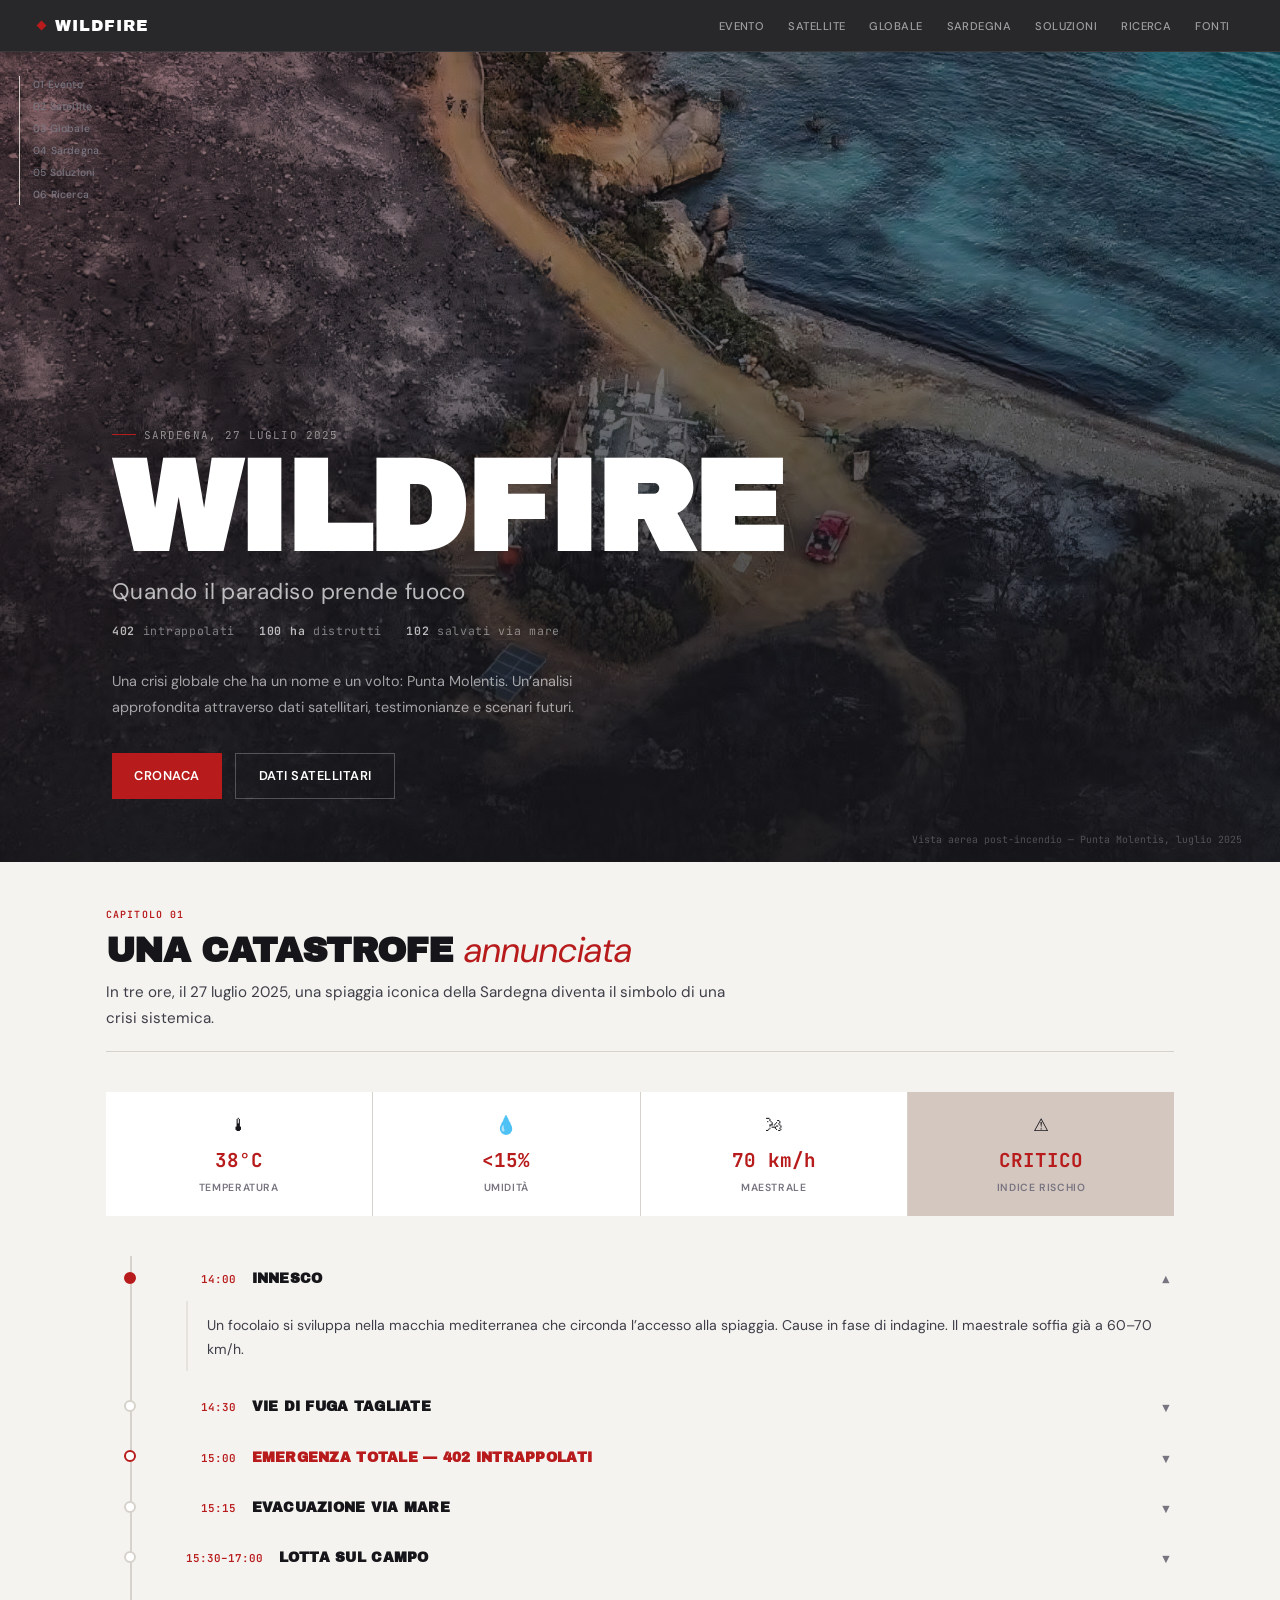
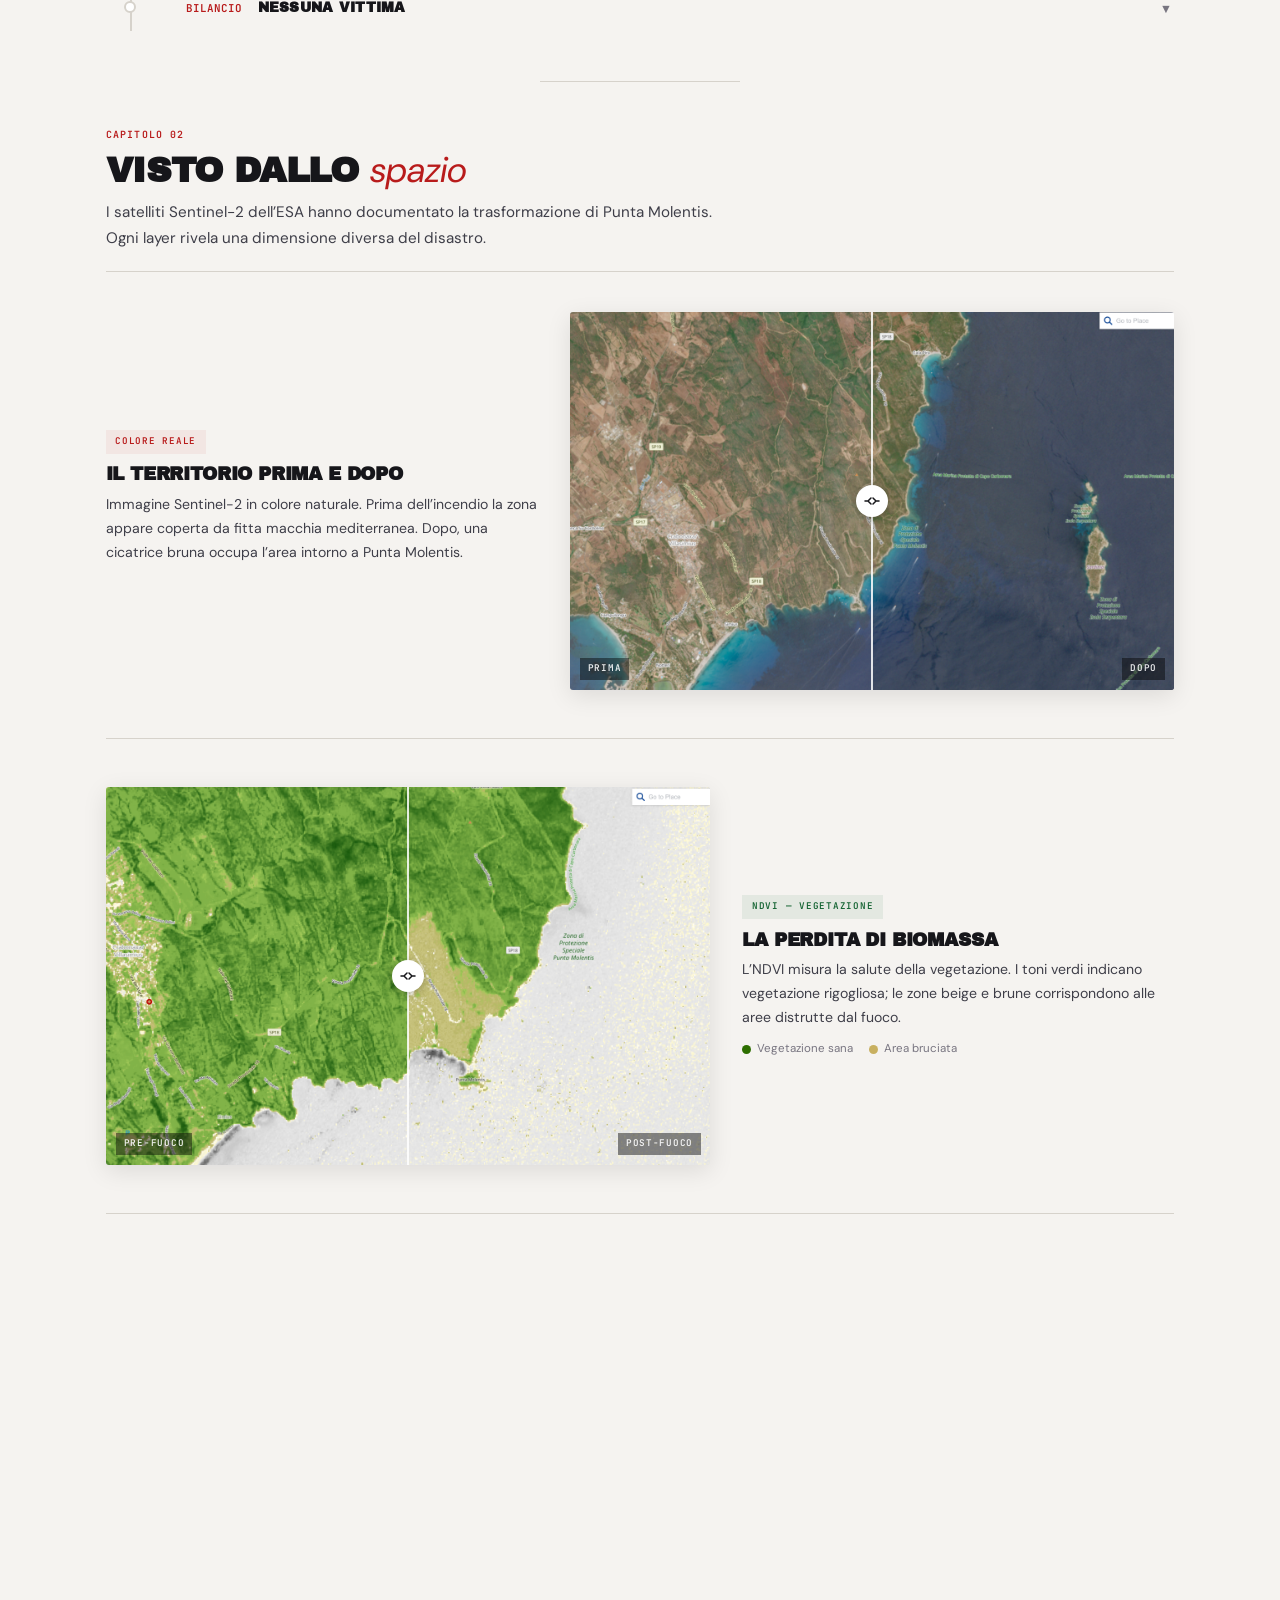
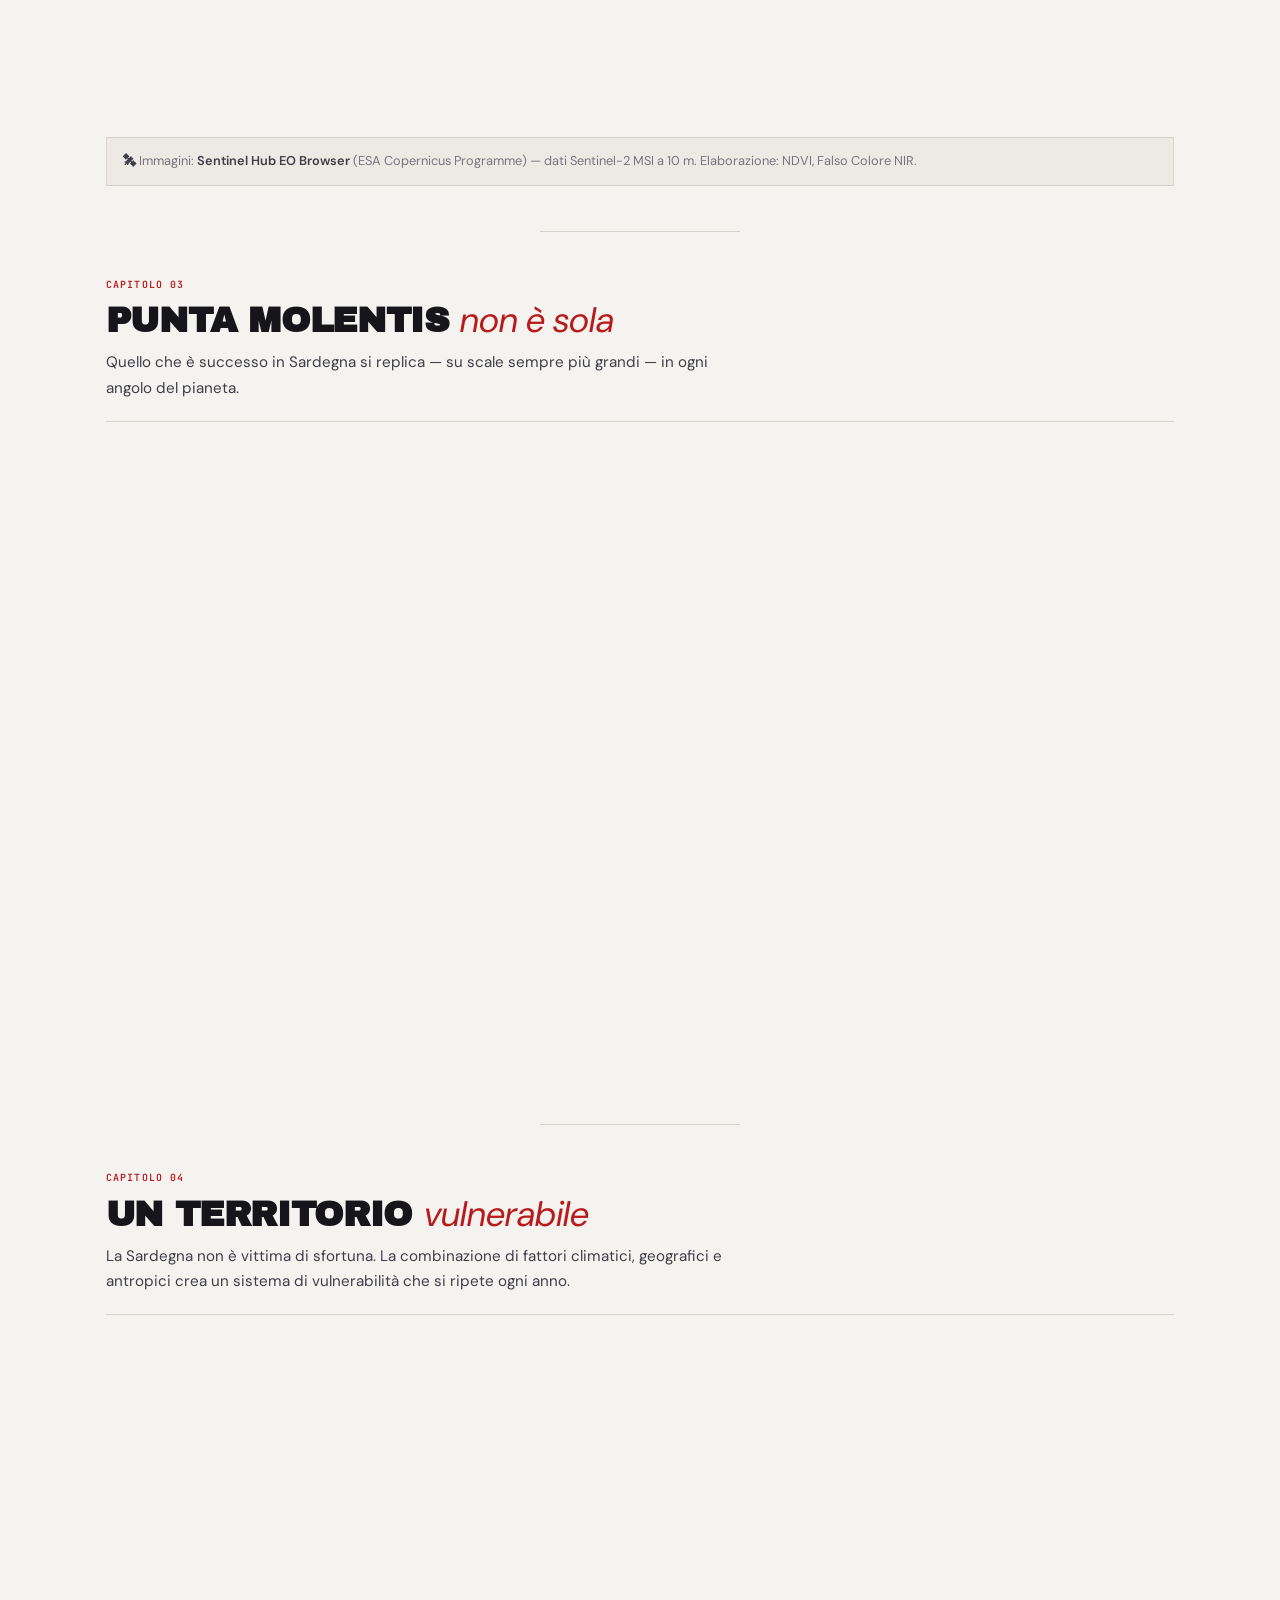
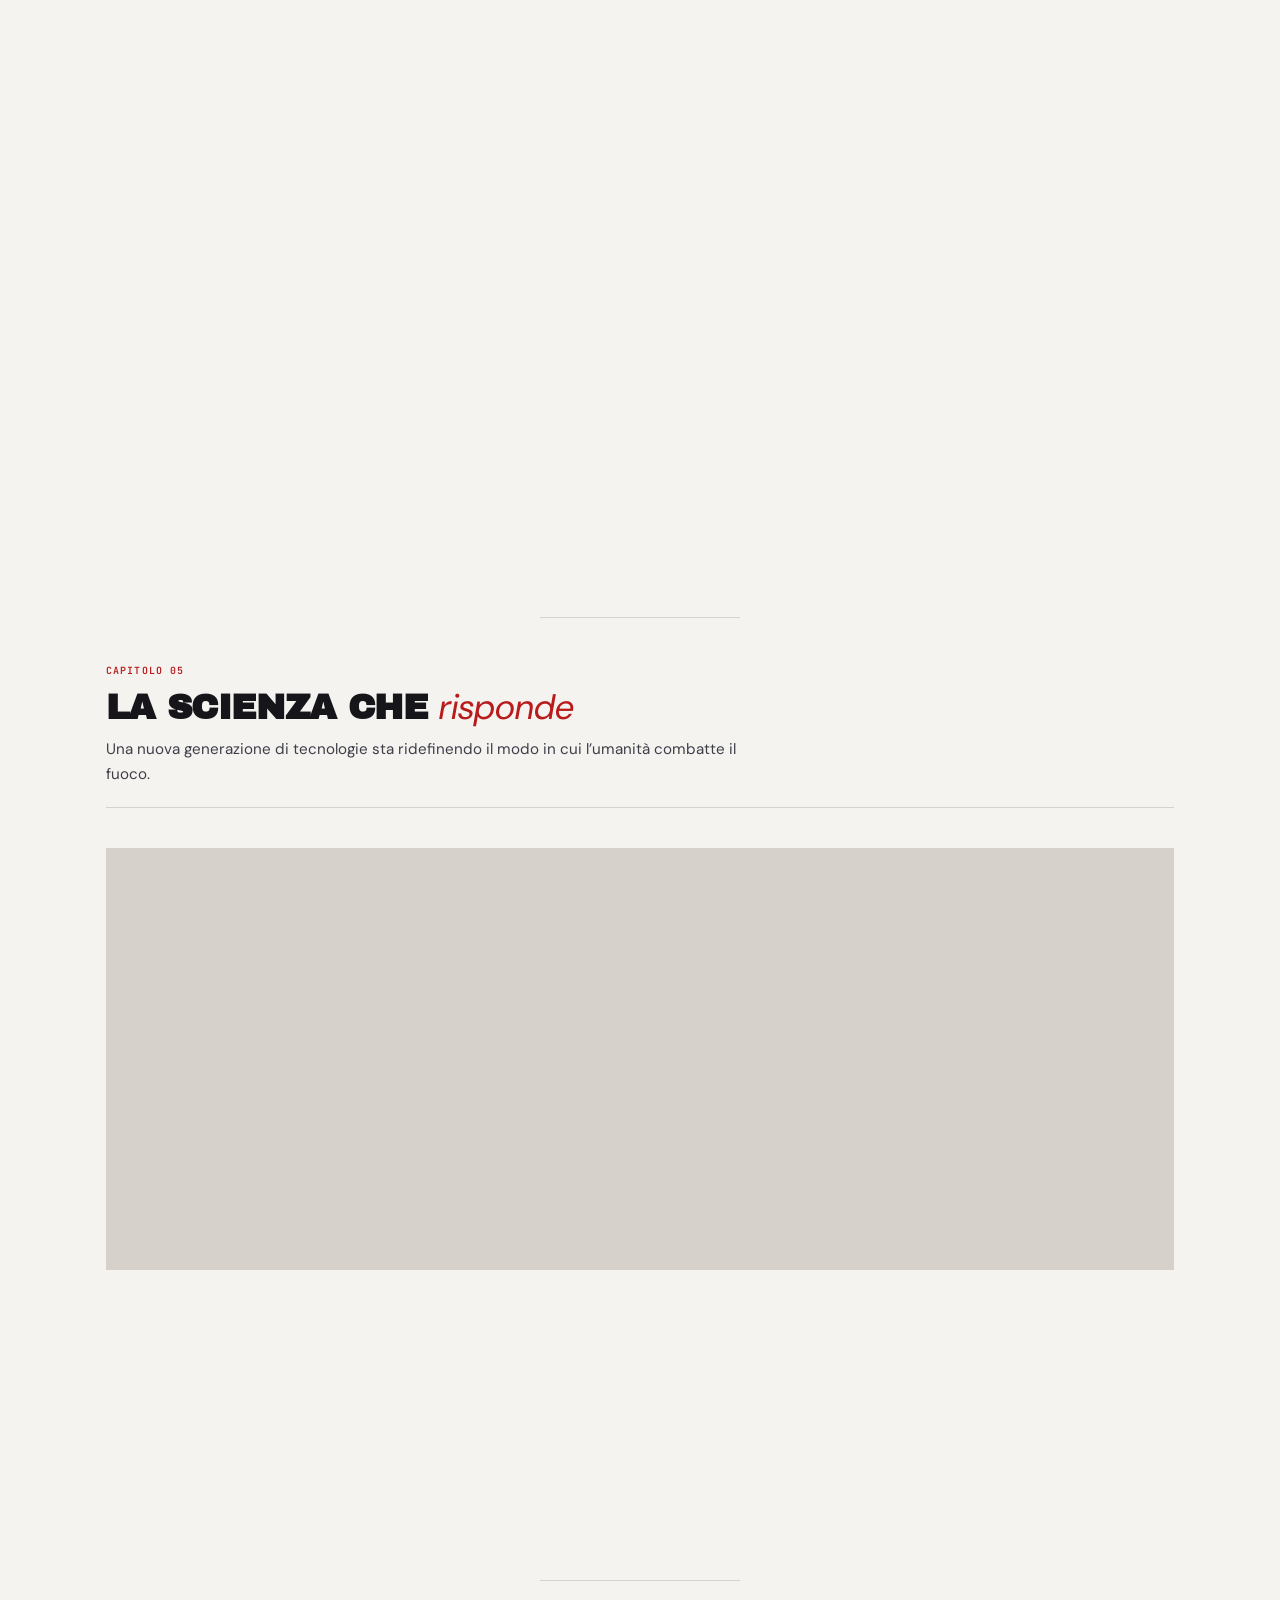
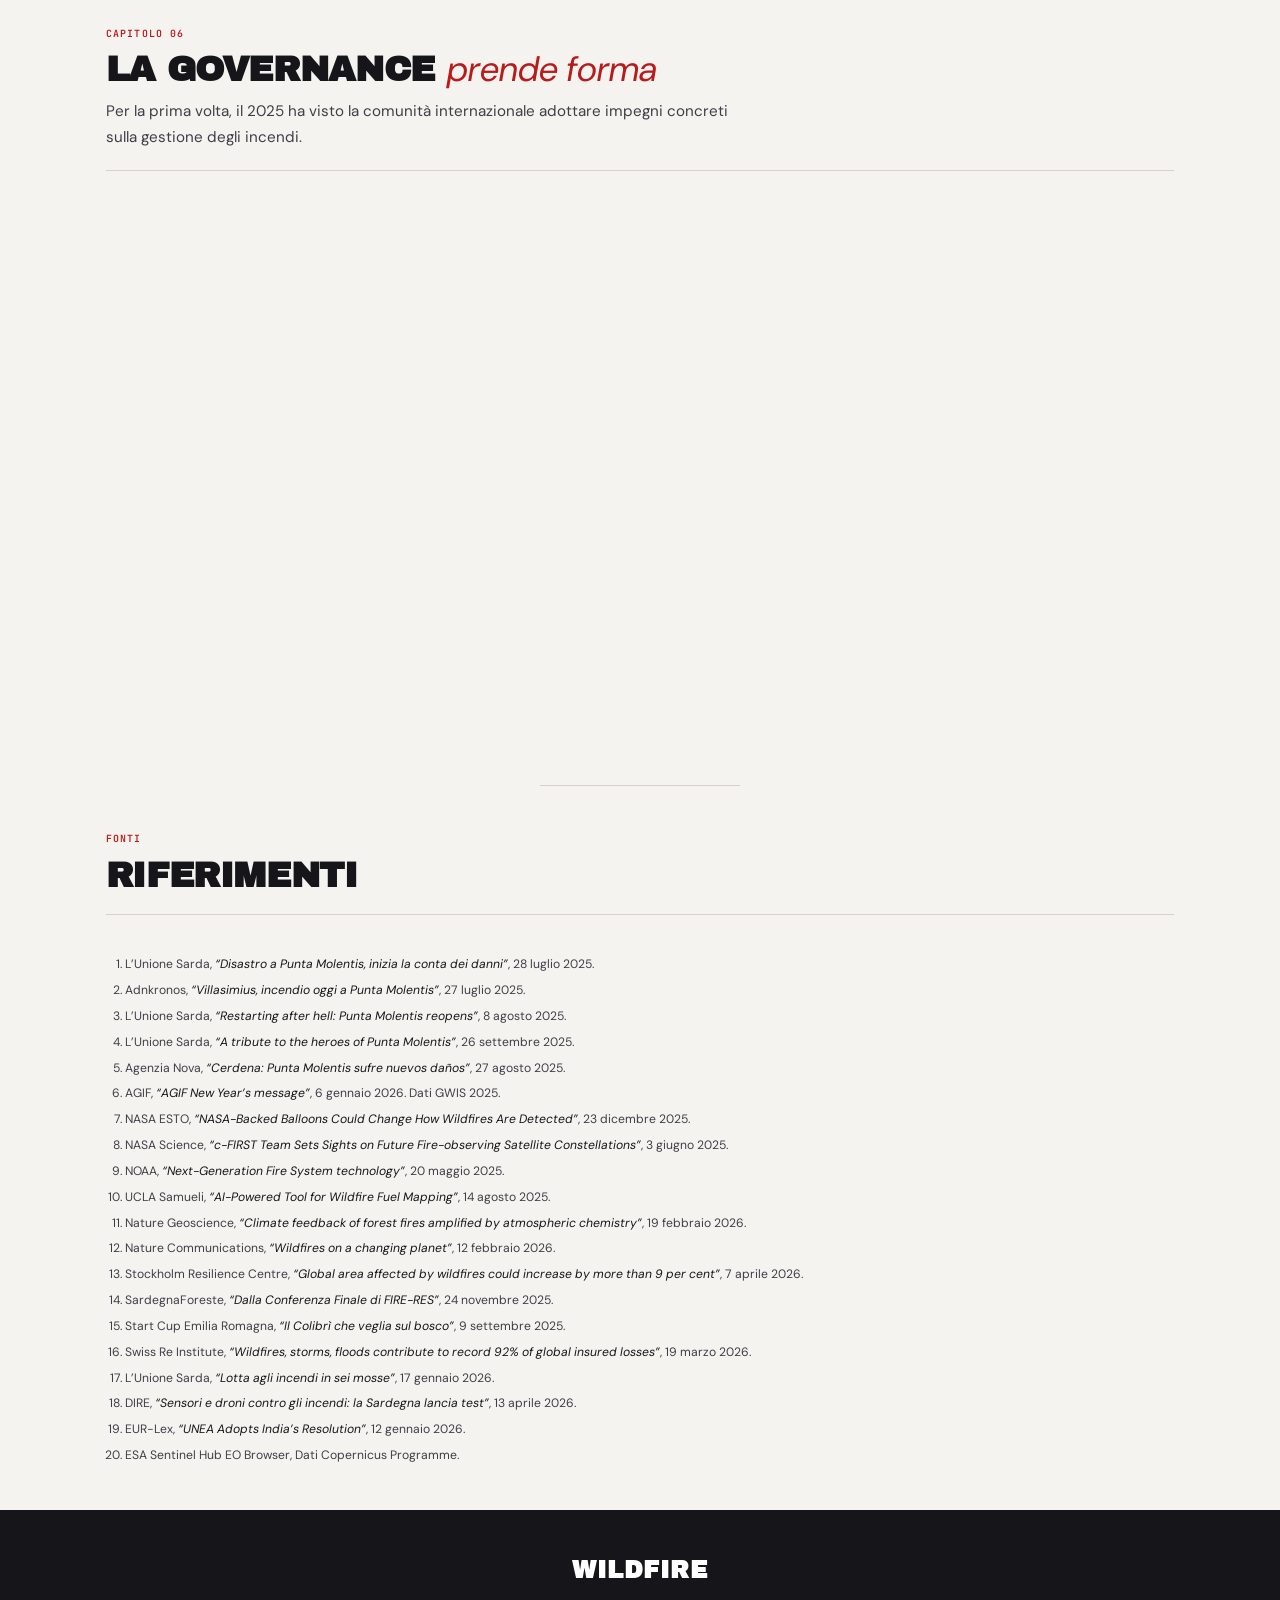
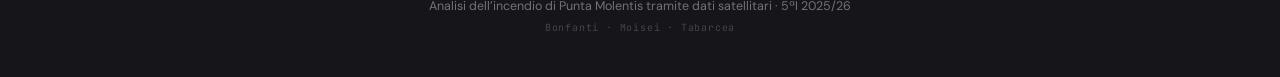
<file: sito/index.html>
<!DOCTYPE html>
<html lang="it">
<head>
  <meta charset="UTF-8" />
  <meta name="viewport" content="width=device-width, initial-scale=1.0"/>
  <title>Wildfire — Punta Molentis · Analisi satellitare</title>
  <meta name="description" content="Analisi dell'incendio di Punta Molentis (Villasimius, 27 luglio 2025) attraverso dati satellitari Sentinel-2, NDVI, NIR e dNBR."/>
  <link rel="preconnect" href="https://fonts.googleapis.com"/>
  <link rel="preconnect" href="https://fonts.gstatic.com" crossorigin/>
  <link href="https://fonts.googleapis.com/css2?family=Archivo+Black&family=Archivo:wght@400;500;600;700&family=DM+Sans:opsz,wght@9..40,300..700&family=JetBrains+Mono:wght@400..700&display=swap" rel="stylesheet"/>
  <link rel="stylesheet" href="style.css"/>
</head>
<body>

  <div class="progress-bar" id="progressBar"></div>

  <!-- NAV -->
  <nav class="navbar" id="navbar">
    <a href="#hero" class="nav-logo">
      <span class="nav-logo-mark"></span> WILDFIRE
    </a>
    <ul class="nav-links" id="navLinks">
      <li><a href="#evento" class="active">Evento</a></li>
      <li><a href="#satellite">Satellite</a></li>
      <li><a href="#globale">Globale</a></li>
      <li><a href="#sardegna">Sardegna</a></li>
      <li><a href="#soluzioni">Soluzioni</a></li>
      <li><a href="#ricerca">Ricerca</a></li>
      <li><a href="#fonti">Fonti</a></li>
    </ul>
    <button class="nav-burger" id="burger" aria-label="Menu">
      <span></span><span></span><span></span>
    </button>
  </nav>

  <!-- TOC -->
  <aside class="toc-sidebar" id="tocSidebar">
    <ol>
      <li><a href="#evento">01 Evento</a></li>
      <li><a href="#satellite">02 Satellite</a></li>
      <li><a href="#globale">03 Globale</a></li>
      <li><a href="#sardegna">04 Sardegna</a></li>
      <li><a href="#soluzioni">05 Soluzioni</a></li>
      <li><a href="#ricerca">06 Ricerca</a></li>
    </ol>
  </aside>

  <!-- Fullscreen overlay -->
  <div class="fs-overlay" id="fsOverlay">
    <button class="fs-close" id="fsClose">&times;</button>
    <div id="fsContent"></div>
  </div>

  <main>

    <!-- ════════════════════════════════════════════
         HERO
    ════════════════════════════════════════════ -->
    <section id="hero" class="hero">
      <img src="punta-molentis.jpeg" alt="Veduta aerea dell'incendio di Punta Molentis" class="hero-img" id="heroImg" loading="eager"/>
      <div class="hero-overlay"></div>
      <div class="hero-content">
        <div class="hero-label"><span></span> Sardegna, 27 luglio 2025</div>
        <h1 class="hero-title">Wildfire</h1>
        <p class="hero-sub">Quando il paradiso prende fuoco</p>
        <div class="hero-meta">
          <span class="hero-meta-item"><strong>402</strong> intrappolati</span>
          <span class="hero-meta-item"><strong>100 ha</strong> distrutti</span>
          <span class="hero-meta-item"><strong>102</strong> salvati via mare</span>
        </div>
        <p class="hero-desc">Una crisi globale che ha un nome e un volto: Punta Molentis. Un&#8217;analisi approfondita attraverso dati satellitari, testimonianze e scenari futuri.</p>
        <div class="hero-actions">
          <a href="#evento" class="btn btn-primary">Cronaca</a>
          <a href="#satellite" class="btn btn-outline">Dati satellitari</a>
        </div>
      </div>
      <div class="hero-caption">Vista aerea post-incendio &mdash; Punta Molentis, luglio 2025</div>
    </section>

    <!-- ════════════════════════════════════════════
         CAPITOLO 01 — EVENTO
    ════════════════════════════════════════════ -->
    <section id="evento" class="section">
      <div class="container">
        <header class="section-header">
          <div class="chapter-label">Capitolo 01</div>
          <h2 class="section-title">Una catastrofe <em>annunciata</em></h2>
          <p class="section-lead">In tre ore, il 27 luglio 2025, una spiaggia iconica della Sardegna diventa il simbolo di una crisi sistemica.</p>
        </header>

        <div class="conditions-grid">
          <div class="cond-item">
            <div class="cond-icon">&#127777;</div>
            <span class="cond-val">38&deg;C</span>
            <span class="cond-label">Temperatura</span>
          </div>
          <div class="cond-item">
            <div class="cond-icon">&#128167;</div>
            <span class="cond-val">&lt;15%</span>
            <span class="cond-label">Umidit&agrave;</span>
          </div>
          <div class="cond-item">
            <div class="cond-icon">&#127788;</div>
            <span class="cond-val">70 km/h</span>
            <span class="cond-label">Maestrale</span>
          </div>
          <div class="cond-item cond-critical">
            <div class="cond-icon">&#9888;</div>
            <span class="cond-val">CRITICO</span>
            <span class="cond-label">Indice rischio</span>
          </div>
        </div>

        <div class="timeline">

          <div class="tl-item open" data-reveal>
            <div class="tl-header" data-toggle>
              <span class="tl-time">14:00</span>
              <span class="tl-dot"></span>
              <span class="tl-title">Innesco</span>
              <span class="tl-arrow">&#9660;</span>
            </div>
            <div class="tl-body">
              <div class="tl-body-inner">
                <p>Un focolaio si sviluppa nella macchia mediterranea che circonda l&#8217;accesso alla spiaggia. Cause in fase di indagine. Il maestrale soffia gi&agrave; a 60&ndash;70 km/h.</p>
              </div>
            </div>
          </div>

          <div class="tl-item" data-reveal>
            <div class="tl-header" data-toggle>
              <span class="tl-time">14:30</span>
              <span class="tl-dot"></span>
              <span class="tl-title">Vie di fuga tagliate</span>
              <span class="tl-arrow">&#9660;</span>
            </div>
            <div class="tl-body">
              <div class="tl-body-inner">
                <p>In meno di 30 minuti il fuoco raggiunge le spiagge di <strong>Riu Trottu e Punta Molentis</strong>. La strada d&#8217;accesso &egrave; bloccata. Centinaia di persone rimangono isolate sul mare.</p>
              </div>
            </div>
          </div>

          <div class="tl-item tl-critical" data-reveal>
            <div class="tl-header" data-toggle>
              <span class="tl-time">15:00</span>
              <span class="tl-dot"></span>
              <span class="tl-title">Emergenza totale &mdash; 402 intrappolati</span>
              <span class="tl-arrow">&#9660;</span>
            </div>
            <div class="tl-body">
              <div class="tl-body-inner">
                <p>Tra le persone bloccate: 12 bambini, una donna al sesto mese di gravidanza, un bambino con asma bronchiale. Nessuna via di fuga terrestre.</p>
                <div class="tl-stats">
                  <div class="tl-stat">
                    <span class="tl-stat-n" data-target="402">0</span>
                    <span class="tl-stat-l">Persone intrappolate</span>
                  </div>
                  <div class="tl-stat">
                    <span class="tl-stat-n" data-target="12">0</span>
                    <span class="tl-stat-l">Bambini</span>
                  </div>
                </div>
              </div>
            </div>
          </div>

          <div class="tl-item" data-reveal>
            <div class="tl-header" data-toggle>
              <span class="tl-time">15:15</span>
              <span class="tl-dot"></span>
              <span class="tl-title">Evacuazione via mare</span>
              <span class="tl-arrow">&#9660;</span>
            </div>
            <div class="tl-body">
              <div class="tl-body-inner">
                <p>La Guardia Costiera mobilita tutte le imbarcazioni. L&#8217;elicottero &ldquo;Nemo&rdquo; coordina i soccorsi. Sono <strong>venti cittadini</strong> &mdash; bagnanti, sub, diportisti &mdash; a fare la differenza, autorganizzandosi per trasportare i pi&ugrave; vulnerabili.</p>
              </div>
            </div>
          </div>

          <div class="tl-item" data-reveal>
            <div class="tl-header" data-toggle>
              <span class="tl-time">15:30&ndash;17:00</span>
              <span class="tl-dot"></span>
              <span class="tl-title">Lotta sul campo</span>
              <span class="tl-arrow">&#9660;</span>
            </div>
            <div class="tl-body">
              <div class="tl-body-inner">
                <p>Vigili del Fuoco e operai forestali combattono a terra. Due Canadair operano dal cielo ostacolati dal vento. In tre ore le fiamme percorrono <strong>100 ettari</strong> di macchia mediterranea.</p>
              </div>
            </div>
          </div>

          <div class="tl-item" data-reveal>
            <div class="tl-header" data-toggle>
              <span class="tl-time">BILANCIO</span>
              <span class="tl-dot tl-dot-end"></span>
              <span class="tl-title">Nessuna vittima</span>
              <span class="tl-arrow">&#9660;</span>
            </div>
            <div class="tl-body">
              <div class="tl-body-inner">
                <p>La Guardia Costiera porta in salvo <strong>102 persone</strong>, inclusi tutti i bambini. Nessuna vittima umana. Decine di autovetture distrutte.</p>
                <blockquote class="inline-quote">
                  &ldquo;Speriamo che eventi catastrofici di questa portata non accadano mai pi&ugrave;, ma ricordiamoci che molto dipende dal nostro comportamento.&rdquo;
                  <cite>&mdash; Luca Dess&igrave;, Sindaco di Villasimius</cite>
                </blockquote>
              </div>
            </div>
          </div>

        </div>
      </div>
    </section>

    <div class="section-sep"></div>

    <!-- ════════════════════════════════════════════
         CAPITOLO 02 — SATELLITE
    ════════════════════════════════════════════ -->
    <section id="satellite" class="section">
      <div class="container">
        <header class="section-header">
          <div class="chapter-label">Capitolo 02</div>
          <h2 class="section-title">Visto dallo <em>spazio</em></h2>
          <p class="section-lead">I satelliti Sentinel-2 dell&#8217;ESA hanno documentato la trasformazione di Punta Molentis. Ogni layer rivela una dimensione diversa del disastro.</p>
        </header>

        <!-- TRUE COLOR -->
        <div class="sat-block" data-reveal>
          <div class="sat-meta">
            <div class="sat-badge">Colore reale</div>
            <h3 class="sat-title">Il territorio prima e dopo</h3>
            <p class="sat-desc">Immagine Sentinel-2 in colore naturale. Prima dell&#8217;incendio la zona appare coperta da fitta macchia mediterranea. Dopo, una cicatrice bruna occupa l&#8217;area intorno a Punta Molentis.</p>
          </div>
          <div class="compare-wrap" data-fs="cs1">
            <div class="compare-slider" id="cs1">
              <div class="cs-before" style="background-image:url(colore_reale_prima.png)"></div>
              <div class="cs-after-wrap">
                <div class="cs-after" style="background-image:url(colore_reale_dopo.png)"></div>
              </div>
              <div class="cs-handle" id="cs1-handle">
                <div class="cs-line"></div>
                <div class="cs-btn">
                  <svg width="16" height="16" viewBox="0 0 16 16" fill="none"><path d="M4 8H1M15 8h-3M4 8l3-3M4 8l3 3M12 8l-3-3M12 8l-3 3" stroke="currentColor" stroke-width="1.5" stroke-linecap="round"/></svg>
                </div>
              </div>
              <div class="cs-label-before">Prima</div>
              <div class="cs-label-after">Dopo</div>
            </div>
            <button class="cs-expand" aria-label="Schermo intero">
              <svg width="14" height="14" viewBox="0 0 14 14" fill="none"><path d="M2 9v3h3M12 5V2H9M2 5V2h3M12 9v3H9" stroke="currentColor" stroke-width="1.3" stroke-linecap="round"/></svg>
            </button>
          </div>
        </div>

        <!-- NDVI -->
        <div class="sat-block sat-block-reverse" data-reveal>
          <div class="sat-meta">
            <div class="sat-badge" style="background:rgba(22,101,52,.08);color:#166534">NDVI &mdash; Vegetazione</div>
            <h3 class="sat-title">La perdita di biomassa</h3>
            <p class="sat-desc">L&#8217;NDVI misura la salute della vegetazione. I toni verdi indicano vegetazione rigogliosa; le zone beige e brune corrispondono alle aree distrutte dal fuoco.</p>
            <div class="sat-legend">
              <span class="leg-item"><span class="leg-dot" style="background:#2d6e00"></span>Vegetazione sana</span>
              <span class="leg-item"><span class="leg-dot" style="background:#c8b060"></span>Area bruciata</span>
            </div>
          </div>
          <div class="compare-wrap" data-fs="cs2">
            <div class="compare-slider" id="cs2">
              <div class="cs-before" style="background-image:url(ndvi_prima.png)"></div>
              <div class="cs-after-wrap">
                <div class="cs-after" style="background-image:url(ndvi_dopo.png)"></div>
              </div>
              <div class="cs-handle" id="cs2-handle">
                <div class="cs-line"></div>
                <div class="cs-btn">
                  <svg width="16" height="16" viewBox="0 0 16 16" fill="none"><path d="M4 8H1M15 8h-3M4 8l3-3M4 8l3 3M12 8l-3-3M12 8l-3 3" stroke="currentColor" stroke-width="1.5" stroke-linecap="round"/></svg>
                </div>
              </div>
              <div class="cs-label-before">Pre-fuoco</div>
              <div class="cs-label-after">Post-fuoco</div>
            </div>
            <button class="cs-expand" aria-label="Schermo intero">
              <svg width="14" height="14" viewBox="0 0 14 14" fill="none"><path d="M2 9v3h3M12 5V2H9M2 5V2h3M12 9v3H9" stroke="currentColor" stroke-width="1.3" stroke-linecap="round"/></svg>
            </button>
          </div>
        </div>

        <!-- NIR -->
        <div class="sat-block" data-reveal>
          <div class="sat-meta">
            <div class="sat-badge" style="background:rgba(184,27,27,.08);color:#B81B1B">NIR &mdash; Infrarosso</div>
            <h3 class="sat-title">L&#8217;infrarosso rivela il danno</h3>
            <p class="sat-desc">Nelle immagini NIR la vegetazione viva appare in rosso brillante. Le aree bruciate perdono completamente questa firma spettrale: il grigio scuro indica la totale distruzione della biomassa.</p>
            <div class="sat-legend">
              <span class="leg-item"><span class="leg-dot" style="background:#cc0000"></span>Vegetazione viva</span>
              <span class="leg-item"><span class="leg-dot" style="background:#3a2a1a"></span>Bruciato</span>
            </div>
          </div>
          <div class="compare-wrap" data-fs="cs3">
            <div class="compare-slider" id="cs3">
              <div class="cs-before" style="background-image:url(foto2_prima.png)"></div>
              <div class="cs-after-wrap">
                <div class="cs-after" style="background-image:url(foto2_dopo.png)"></div>
              </div>
              <div class="cs-handle" id="cs3-handle">
                <div class="cs-line"></div>
                <div class="cs-btn">
                  <svg width="16" height="16" viewBox="0 0 16 16" fill="none"><path d="M4 8H1M15 8h-3M4 8l3-3M4 8l3 3M12 8l-3-3M12 8l-3 3" stroke="currentColor" stroke-width="1.5" stroke-linecap="round"/></svg>
                </div>
              </div>
              <div class="cs-label-before">Pre-fuoco</div>
              <div class="cs-label-after">Post-fuoco</div>
            </div>
            <button class="cs-expand" aria-label="Schermo intero">
              <svg width="14" height="14" viewBox="0 0 14 14" fill="none"><path d="M2 9v3h3M12 5V2H9M2 5V2h3M12 9v3H9" stroke="currentColor" stroke-width="1.3" stroke-linecap="round"/></svg>
            </button>
          </div>
        </div>



        <div class="sat-note">
            <p><strong>&#128752;</strong> Immagini: <strong>Sentinel Hub EO Browser</strong> (ESA Copernicus Programme) &mdash; dati Sentinel-2 MSI a 10&nbsp;m. Elaborazione: NDVI, Falso Colore NIR.</p>
        </div>
      </div>
    </section>

    <div class="section-sep"></div>

    <!-- ════════════════════════════════════════════
         CAPITOLO 03 — GLOBALE
    ════════════════════════════════════════════ -->
    <section id="globale" class="section">
      <div class="container">
        <header class="section-header">
          <div class="chapter-label">Capitolo 03</div>
          <h2 class="section-title">Punta Molentis <em>non &egrave; sola</em></h2>
          <p class="section-lead">Quello che &egrave; successo in Sardegna si replica &mdash; su scale sempre pi&ugrave; grandi &mdash; in ogni angolo del pianeta.</p>
        </header>

        <div class="numbers-grid" data-reveal>
          <div class="num-item num-main">
            <span class="num-number" data-target="386">0</span>
            <span class="num-unit">Mha</span>
            <span class="num-label">Ettari bruciati nel 2025</span>
            <span class="num-context">Come l&#8217;intera superficie dell&#8217;India</span>
          </div>
          <div class="num-item">
            <span class="num-number" data-target="107">0</span>
            <span class="num-unit">$B</span>
            <span class="num-label">Perdite assicurate 2025</span>
          </div>
          <div class="num-item">
            <span class="num-number">+9.3</span>
            <span class="num-unit">%</span>
            <span class="num-label">Aumento area bruciata previsto</span>
          </div>
          <div class="num-item">
            <span class="num-number">42</span>
            <span class="num-unit">%</span>
            <span class="num-label">Perdita foreste da incendi</span>
          </div>
        </div>

        <div class="chart-box" data-reveal>
          <h3 class="chart-title">Area bruciata per continente &mdash; 2025</h3>
          <div class="bar-chart">
            <div class="bar-row">
              <span class="bar-label">Africa</span>
              <div class="bar-track">
                <div class="bar-fill" style="--w:63%"><span class="bar-val">242 Mha</span></div>
              </div>
              <span class="bar-pct">63%</span>
            </div>
            <div class="bar-row">
              <span class="bar-label">Americhe</span>
              <div class="bar-track">
                <div class="bar-fill" style="--w:15.5%"><span class="bar-val">60 Mha</span></div>
              </div>
              <span class="bar-pct">15%</span>
            </div>
            <div class="bar-row">
              <span class="bar-label">Oceania</span>
              <div class="bar-track">
                <div class="bar-fill" style="--w:11.7%"><span class="bar-val">45 Mha</span></div>
              </div>
              <span class="bar-pct">12%</span>
            </div>
            <div class="bar-row">
              <span class="bar-label">Asia</span>
              <div class="bar-track">
                <div class="bar-fill" style="--w:7.8%"><span class="bar-val">30 Mha</span></div>
              </div>
              <span class="bar-pct">8%</span>
            </div>
            <div class="bar-row bar-highlight">
              <span class="bar-label">Europa</span>
              <div class="bar-track">
                <div class="bar-fill" style="--w:2.6%"><span class="bar-val">10 Mha</span></div>
              </div>
              <span class="bar-pct">3%</span>
            </div>
          </div>
        </div>

        <div class="factors-grid" data-reveal>
          <div class="factor-card">
            <div class="factor-n">01</div>
            <h4>Temperature e siccit&agrave;</h4>
            <p>Stagioni degli incendi pi&ugrave; lunghe del <strong>22.8%</strong>. Anche a +1.5&deg;C, gli incendi extra-tropicali saranno pi&ugrave; grandi e intensi. <em>(Nature Comms, 2026)</em></p>
          </div>
          <div class="factor-card">
            <div class="factor-n">02</div>
            <h4>Circolo vizioso clima-fuoco</h4>
            <p>Gli incendi rilasciano gas reattivi che aumentano la concentrazione di metano, amplificando il riscaldamento globale in un pericoloso <strong>feedback positivo</strong>. <em>(Nature Geoscience, 2026)</em></p>
          </div>
          <div class="factor-card">
            <div class="factor-n">03</div>
            <h4>Costo economico</h4>
            <p>Perdite assicurate da incendi in crescita del <strong>+12%/anno</strong>. Record 2025: $40 miliardi dai soli incendi di Los Angeles.</p>
          </div>
        </div>
      </div>
    </section>

    <div class="section-sep"></div>

    <!-- ════════════════════════════════════════════
         CAPITOLO 04 — SARDEGNA
    ════════════════════════════════════════════ -->
    <section id="sardegna" class="section">
      <div class="container">
        <header class="section-header">
          <div class="chapter-label">Capitolo 04</div>
          <h2 class="section-title">Un territorio <em>vulnerabile</em></h2>
          <p class="section-lead">La Sardegna non &egrave; vittima di sfortuna. La combinazione di fattori climatici, geografici e antropici crea un sistema di vulnerabilit&agrave; che si ripete ogni anno.</p>
        </header>

        <div class="vuln-grid" data-reveal>
          <div class="vc">
            <div class="vc-n">01</div>
            <h4>Clima estremo</h4>
            <p>Estati con siccit&agrave; prolungate, temperature oltre i 40&deg;C. Stagione a rischio da maggio a ottobre &mdash; due mesi in pi&ugrave; degli anni &#8217;90.</p>
          </div>
          <div class="vc">
            <div class="vc-n">02</div>
            <h4>Maestrale acceleratore</h4>
            <p>Vento nord-occidentale secco fino a <strong>100 km/h</strong>. Riduce l&#8217;umidit&agrave; della vegetazione e propaga le fiamme a velocit&agrave; impossibili da contrastare.</p>
          </div>
          <div class="vc">
            <div class="vc-n">03</div>
            <h4>Biomassa infiammabile</h4>
            <p>Lo spopolamento rurale ha espanso la macchia spontanea &mdash; lentischio, cisto, erica &mdash; creando riserve di combustibile secco per incendi di altissima intensit&agrave;.</p>
          </div>
          <div class="vc">
            <div class="vc-n">04</div>
            <h4>Interfaccia urbana</h4>
            <p>L&#8217;espansione turistica ha portato strutture e persone a diretto contatto con la macchia. Il rischio non &egrave; pi&ugrave; solo nelle aree interne.</p>
          </div>
          <div class="vc">
            <div class="vc-n">05</div>
            <h4>Cause antropiche</h4>
            <p>Oltre l&#8217;<strong>80% degli incendi sardi</strong> ha causa dolosa o colposa. Stoppie, mozziconi, fuochi per scopi speculativi.</p>
          </div>
          <div class="vc">
            <div class="vc-n">06</div>
            <h4>Risorse insufficienti</h4>
            <p>Il sistema antincendio si basa su operai stagionali e flotta aerea limitata. La risposta ai grandi incendi &egrave; strutturalmente lenta.</p>
          </div>
        </div>

        <h3 class="sub-title" data-reveal>Cronistoria &mdash; 2002/2025</h3>
        <div class="hist-timeline" data-reveal>
          <div class="ht-item">
            <div class="ht-year">2002</div>
            <div class="ht-text"><strong>Capoterra e Sarrabus</strong> &mdash; ~10.000 ha. Primo allarme internazionale.</div>
          </div>
          <div class="ht-item">
            <div class="ht-year">2003</div>
            <div class="ht-text"><strong>Stagione record</strong> &mdash; oltre <strong>50.000 ha</strong> in luglio.</div>
          </div>
          <div class="ht-item">
            <div class="ht-year">2009</div>
            <div class="ht-text"><strong>Caprera</strong> &mdash; 600 ha durante il G8.</div>
          </div>
          <div class="ht-item">
            <div class="ht-year">2021</div>
            <div class="ht-text"><strong>Montiferru</strong> &mdash; oltre <strong>20.000 ha</strong> in tre giorni.</div>
          </div>
          <div class="ht-item">
            <div class="ht-year">2023</div>
            <div class="ht-text"><strong>Baronie</strong> &mdash; ~4.000 ha. Evacuazioni.</div>
          </div>
          <div class="ht-item ht-now">
            <div class="ht-year">2025</div>
            <div class="ht-text"><strong>Punta Molentis</strong> &mdash; 100 ha, 402 intrappolati. Il simbolo della nuova era.</div>
          </div>
        </div>

        <div class="project-box" data-reveal>
          <h3>Sardegna laboratorio europeo</h3>
          <p>Partner del progetto <strong>FIRE-RES</strong> (Horizon Europe), ospita uno dei Living Lab per soluzioni innovative. Il progetto <strong>MED-Star2</strong> produce mappe di rischio in tempo quasi reale. Ad aprile 2026 test con sensori IoT, telecamere e droni autonomi (<strong>Colibri</strong>, Universit&agrave; di Bologna).</p>
        </div>
      </div>
    </section>

    <div class="section-sep"></div>

    <!-- ════════════════════════════════════════════
         CAPITOLO 05 — SOLUZIONI
    ════════════════════════════════════════════ -->
    <section id="soluzioni" class="section">
      <div class="container">
        <header class="section-header">
          <div class="chapter-label">Capitolo 05</div>
          <h2 class="section-title">La scienza che <em>risponde</em></h2>
          <p class="section-lead">Una nuova generazione di tecnologie sta ridefinendo il modo in cui l&#8217;umanit&agrave; combatte il fuoco.</p>
        </header>

        <div class="sol-grid">
          <div class="sol-card" data-reveal data-toggle-sol>
            <div class="sol-tag">AI + Satellite &middot; NOAA</div>
            <h4>Next Gen Fire System</h4>
            <p>Algoritmi AI analizzano immagini GOES in tempo reale. Rilevamento in <strong>1 minuto</strong>. In Oklahoma ha salvato beni per <strong>$850M</strong>.</p>
            <div class="sol-metric"><span>1 min</span> rilevamento</div>
            <div class="sol-detail">
              <p>Il sistema utilizza tecniche di deep learning per distinguere anomalie termiche da nuvole e fumo, con un tasso di falsi positivi inferiore al 2%. Operativo su 4 continenti.</p>
            </div>
          </div>
          <div class="sol-card" data-reveal data-toggle-sol>
            <div class="sol-tag">NASA &middot; Stratosferico</div>
            <h4>Urban Sky Hot Spot</h4>
            <p>Sensori termici IR su palloni a <strong>18 km</strong>. Sorveglianza di 3.000 acri/minuto. AI a bordo distingue firme termiche.</p>
            <div class="sol-metric"><span>18 km</span> altitudine</div>
            <div class="sol-detail">
              <p>I palloni operano per settimane consecutive, coprendo aree remote senza infrastrutture. Sistema mesh per comunicazioni in aree isolate durante le emergenze.</p>
            </div>
          </div>
          <div class="sol-card" data-reveal data-toggle-sol>
            <div class="sol-tag">Univ. Bologna &middot; Made in Italy</div>
            <h4>Progetto Colibri</h4>
            <p>Rete di droni autonomi per pattugliare aree a rischio. Rilevamento fumo e calore in tempo reale. Test attivi in <strong>Sardegna</strong>.</p>
            <div class="sol-metric"><span>Sardegna</span> test attivi</div>
            <div class="sol-detail">
              <p>I droni utilizzano sensori a basso consumo e telecamere ad alta sensibilit&agrave; termica. Possono operare 24/7 con ricarica autonoma su stazioni dedicate.</p>
            </div>
          </div>
          <div class="sol-card" data-reveal data-toggle-sol>
            <div class="sol-tag">NASA JPL &middot; CubeSat</div>
            <h4>c-FIRST</h4>
            <p>Costellazione di piccoli satelliti con sensori IR. Rivisitazione <strong>ogni ora</strong> contro i giorni dei grandi satelliti.</p>
            <div class="sol-metric"><span>1h</span> rivisitazione</div>
            <div class="sol-detail">
              <p>I CubeSat sono significativamente pi&ugrave; economici da lanciare e possono essere sostituiti rapidamente, garantendo un monitoraggio continuo e globale.</p>
            </div>
          </div>
          <div class="sol-card" data-reveal data-toggle-sol>
            <div class="sol-tag">UCLA &middot; AI Mapping</div>
            <h4>FuelVision</h4>
            <p>Mappatura satellitare della vegetazione combustibile in tempo quasi reale. Accuratezza del <strong>77%</strong> validata su Dixie Fire e Caldor Fire.</p>
            <div class="sol-metric"><span>77%</span> accuratezza</div>
            <div class="sol-detail">
              <p>Lo strumento integra dati multispettrali con modelli di machine learning per identificare aree a rischio prima che un incendio si sviluppi.</p>
            </div>
          </div>
          <div class="sol-card" data-reveal data-toggle-sol>
            <div class="sol-tag">USC &middot; Modelli predittivi</div>
            <h4>Simulazioni next-gen</h4>
            <p>Dati satellitari + simulazioni fisiche per prevedere percorso e intensit&agrave;. <strong>Scenari probabilistici</strong> in tempo reale.</p>
            <div class="sol-metric"><span>Real-time</span> scenari</div>
            <div class="sol-detail">
              <p>I modelli combinano dati meteorologici, topografici e vegetazionali per generare previsioni d&#8217;impatto immediatamente utilizzabili dai decisori.</p>
            </div>
          </div>
        </div>

        <div class="nature-box" data-reveal>
          <div class="nature-header">
            <h3>Il &ldquo;fuoco buono&rdquo;</h3>
            <p>La tecnologia non &egrave; l&#8217;unica risposta. Pratiche ancestrali e saperi locali si rivelano spesso le soluzioni pi&ugrave; efficaci.</p>
          </div>
          <div class="nature-grid">
            <div class="nature-item">
              <h4>Fuoco prescritto</h4>
              <p>Le foreste gestite con fuoco controllato sono fino all&#8217;<strong>88% meno soggette</strong> a incendi di alta severit&agrave;. Il Corpo Forestale sardo valuta programmi di controlled burning ispirati alle pratiche indigene.</p>
            </div>
            <div class="nature-item">
              <h4>Fasce parafuoco verdi</h4>
              <p>Il progetto FIRE-RES promuove fasce di vegetazione a bassa infiammabilit&agrave; e il <strong>pascolo caprino controllato</strong> per gestire la biomassa, integrando economia rurale e prevenzione.</p>
            </div>
          </div>
        </div>
      </div>
    </section>

    <div class="section-sep"></div>

    <!-- ════════════════════════════════════════════
         CAPITOLO 06 — RICERCA
    ════════════════════════════════════════════ -->
    <section id="ricerca" class="section">
      <div class="container">
        <header class="section-header">
          <div class="chapter-label">Capitolo 06</div>
          <h2 class="section-title">La governance <em>prende forma</em></h2>
          <p class="section-lead">Per la prima volta, il 2025 ha visto la comunit&agrave; internazionale adottare impegni concreti sulla gestione degli incendi.</p>
        </header>

        <div class="gov-grid" data-reveal>
          <div class="gov-card">
            <div class="gov-badge">UNEA-7 &middot; Dicembre 2025</div>
            <h3>Risoluzione ONU</h3>
            <p>La United Nations Environment Assembly adotta <em>&ldquo;Strengthening the Global Management of Wildfires&rdquo;</em>. Tre impegni chiave:</p>
            <ul class="gov-list">
              <li>Da risposta <strong>reattiva</strong> a prevenzione <strong>proattiva</strong></li>
              <li>Sistemi di <strong>allerta precoce</strong> e monitoraggio satellitare</li>
              <li><strong>Gestione integrata</strong> con il Global Fire Management Hub FAO</li>
            </ul>
          </div>
          <div class="gov-card">
            <div class="gov-badge">COP30 &middot; Brasile</div>
            <h3>Call for Action</h3>
            <p><strong>66 paesi</strong> firmano l&#8217;impegno a integrare la gestione del rischio incendi nelle politiche pubbliche nazionali.</p>
          </div>
        </div>

        <h3 class="sub-title" data-reveal>Ricerca scientifica</h3>
        <div class="res-grid" data-reveal>
          <div class="res-item">
            <span class="res-n">01</span>
            <h4>Feedback clima-fuoco</h4>
            <p>Meccanismi che legano incendi e riscaldamento globale, con focus sul ciclo del metano. <em>(Nature Geoscience, 2026)</em></p>
          </div>
          <div class="res-item">
            <span class="res-n">02</span>
            <h4>Recupero ecosistemi</h4>
            <p>Tecniche di rigenerazione post-incendio: diradamenti, specie resilienti, riduzione del rischio idrogeologico.</p>
          </div>
          <div class="res-item">
            <span class="res-n">03</span>
            <h4>Resilienza comunitaria</h4>
            <p>Programmi &ldquo;Fire Wise Communities&rdquo; per coinvolgere i cittadini nella pianificazione condivisa dell&#8217;emergenza.</p>
          </div>
        </div>
      </div>
    </section>

    <div class="section-sep"></div>

    <!-- ════════════════════════════════════════════
         FONTI
    ════════════════════════════════════════════ -->
    <section id="fonti" class="section">
      <div class="container">
        <header class="section-header">
          <div class="chapter-label">Fonti</div>
          <h2 class="section-title">Riferimenti</h2>
        </header>
        <ol class="bib-list">
          <li>L&#8217;Unione Sarda, <em>&ldquo;Disastro a Punta Molentis, inizia la conta dei danni&rdquo;</em>, 28 luglio 2025.</li>
          <li>Adnkronos, <em>&ldquo;Villasimius, incendio oggi a Punta Molentis&rdquo;</em>, 27 luglio 2025.</li>
          <li>L&#8217;Unione Sarda, <em>&ldquo;Restarting after hell: Punta Molentis reopens&rdquo;</em>, 8 agosto 2025.</li>
          <li>L&#8217;Unione Sarda, <em>&ldquo;A tribute to the heroes of Punta Molentis&rdquo;</em>, 26 settembre 2025.</li>
          <li>Agenzia Nova, <em>&ldquo;Cerdena: Punta Molentis sufre nuevos da&ntilde;os&rdquo;</em>, 27 agosto 2025.</li>
          <li>AGIF, <em>&ldquo;AGIF New Year&#8217;s message&rdquo;</em>, 6 gennaio 2026. Dati GWIS 2025.</li>
          <li>NASA ESTO, <em>&ldquo;NASA-Backed Balloons Could Change How Wildfires Are Detected&rdquo;</em>, 23 dicembre 2025.</li>
          <li>NASA Science, <em>&ldquo;c-FIRST Team Sets Sights on Future Fire-observing Satellite Constellations&rdquo;</em>, 3 giugno 2025.</li>
          <li>NOAA, <em>&ldquo;Next-Generation Fire System technology&rdquo;</em>, 20 maggio 2025.</li>
          <li>UCLA Samueli, <em>&ldquo;AI-Powered Tool for Wildfire Fuel Mapping&rdquo;</em>, 14 agosto 2025.</li>
          <li>Nature Geoscience, <em>&ldquo;Climate feedback of forest fires amplified by atmospheric chemistry&rdquo;</em>, 19 febbraio 2026.</li>
          <li>Nature Communications, <em>&ldquo;Wildfires on a changing planet&rdquo;</em>, 12 febbraio 2026.</li>
          <li>Stockholm Resilience Centre, <em>&ldquo;Global area affected by wildfires could increase by more than 9 per cent&rdquo;</em>, 7 aprile 2026.</li>
          <li>SardegnaForeste, <em>&ldquo;Dalla Conferenza Finale di FIRE-RES&rdquo;</em>, 24 novembre 2025.</li>
          <li>Start Cup Emilia Romagna, <em>&ldquo;Il Colibr&igrave; che veglia sul bosco&rdquo;</em>, 9 settembre 2025.</li>
          <li>Swiss Re Institute, <em>&ldquo;Wildfires, storms, floods contribute to record 92% of global insured losses&rdquo;</em>, 19 marzo 2026.</li>
          <li>L&#8217;Unione Sarda, <em>&ldquo;Lotta agli incendi in sei mosse&rdquo;</em>, 17 gennaio 2026.</li>
          <li>DIRE, <em>&ldquo;Sensori e droni contro gli incendi: la Sardegna lancia test&rdquo;</em>, 13 aprile 2026.</li>
          <li>EUR-Lex, <em>&ldquo;UNEA Adopts India&#8217;s Resolution&rdquo;</em>, 12 gennaio 2026.</li>
          <li>ESA Sentinel Hub EO Browser, Dati Copernicus Programme.</li>
        </ol>
      </div>
    </section>

  </main>

  <footer class="site-footer">
    <div class="footer-title">Wildfire</div>
    <p class="footer-sub">Analisi dell&#8217;incendio di Punta Molentis tramite dati satellitari &middot; 5&ordf;I 2025/26</p>
    <p class="footer-names">Bonfanti &middot; Moisei &middot; Tabarcea</p>
  </footer>

  <script src="script.js"></script>
</body>
</html>
</file>
<file: sito/style.css>
/* ═══════════════════════════════════════════════════════
   WILDFIRE — style.css  Cinematic Research Redesign
   Fonts: Archivo Black / DM Sans / JetBrains Mono
═══════════════════════════════════════════════════════ */

*, *::before, *::after { box-sizing: border-box; margin: 0; padding: 0; }

:root {
  --white:      #FFFFFF;
  --off-white:  #F5F3F0;
  --paper:      #EDE9E4;
  --border:     #D6D2CB;
  --border-lt:  #E6E2DC;
  --text:       #16161A;
  --text-soft:  #3E3E48;
  --text-muted: #787580;
  --text-faint: #A5A2AD;

  --fire:       #B81B1B;
  --fire-lt:    rgba(184,27,27,.06);
  --fire-glow:  rgba(184,27,27,.15);

  --amber:      #A8510E;
  --amber-lt:   rgba(168,81,14,.06);
  --blue:       #1E3A5F;
  --blue-lt:    rgba(30,58,95,.05);

  --font-head:  'Archivo Black', 'Archivo', Impact, sans-serif;
  --font-body:  'DM Sans', system-ui, -apple-system, sans-serif;
  --font-mono:  'JetBrains Mono', 'Space Mono', 'SF Mono', Consolas, monospace;

  --ease-out:   cubic-bezier(.22,1,.36,1);
  --ease-inout: cubic-bezier(.65,0,.35,1);
  --content:    min(720px, 92vw);
  --content-w:  min(1120px, 94vw);
  --nav-h:      52px;
}

html { scroll-behavior: smooth; scroll-padding-top: var(--nav-h); }

body {
  background: var(--off-white);
  color: var(--text);
  font-family: var(--font-body);
  font-size: clamp(.95rem, 1vw, 1.05rem);
  line-height: 1.7;
  -webkit-font-smoothing: antialiased;
  overflow-x: hidden;
}

::selection { background: var(--fire); color: var(--white); }

::-webkit-scrollbar { width: 5px; }
::-webkit-scrollbar-track { background: var(--off-white); }
::-webkit-scrollbar-thumb { background: var(--border); border-radius: 3px; }
::-webkit-scrollbar-thumb:hover { background: var(--text-muted); }

/* ═══════════════════════════════════════════════════════
   NAV
═══════════════════════════════════════════════════════ */
.navbar {
  position: fixed; top: 0; left: 0; right: 0;
  z-index: 100;
  height: var(--nav-h);
  display: flex;
  align-items: center;
  justify-content: space-between;
  padding: 0 clamp(1rem, 3vw, 2.5rem);
  background: rgba(22,22,26,.92);
  backdrop-filter: blur(16px);
  -webkit-backdrop-filter: blur(16px);
  border-bottom: 1px solid rgba(255,255,255,.07);
  transition: background .3s;
}

.nav-logo {
  font-family: var(--font-head);
  font-size: 1rem;
  letter-spacing: .06em;
  color: var(--white);
  text-decoration: none;
  display: flex;
  align-items: center;
  gap: .6rem;
}
.nav-logo-mark {
  display: inline-block;
  width: 7px; height: 7px;
  background: var(--fire);
  transform: rotate(45deg);
}

.nav-links {
  display: flex;
  gap: 0;
  list-style: none;
  align-items: center;
}
.nav-links a {
  font-size: .7rem;
  font-weight: 500;
  letter-spacing: .04em;
  text-transform: uppercase;
  color: rgba(255,255,255,.55);
  text-decoration: none;
  padding: 0 .75rem;
  line-height: var(--nav-h);
  transition: color .2s;
  position: relative;
}
.nav-links a::after {
  content: '';
  position: absolute;
  bottom: 0; left: .75rem; right: .75rem;
  height: 2px;
  background: var(--fire);
  transform: scaleX(0);
  transition: transform .25s var(--ease-out);
}
.nav-links a:hover { color: rgba(255,255,255,.85); }
.nav-links a.active { color: var(--white); }
.nav-links a.active::after { transform: scaleX(1); }

.nav-burger {
  display: none;
  flex-direction: column;
  gap: 5px;
  background: none;
  border: none;
  cursor: pointer;
  padding: .3rem;
}
.nav-burger span {
  display: block;
  width: 20px;
  height: 2px;
  background: var(--white);
  transition: all .3s;
  border-radius: 1px;
}

@media (max-width: 860px) {
  .nav-burger { display: flex; }
  .nav-links {
    position: fixed;
    top: var(--nav-h); right: 0;
    width: 280px;
    max-width: 80vw;
    height: calc(100vh - var(--nav-h));
    background: rgba(22,22,26,.97);
    flex-direction: column;
    align-items: stretch;
    padding: 1.5rem 0;
    gap: 0;
    transform: translateX(100%);
    transition: transform .35s var(--ease-out);
    border-left: 1px solid rgba(255,255,255,.08);
  }
  .nav-links.open { transform: translateX(0); }
  .nav-links a {
    padding: .65rem 1.5rem;
    line-height: 1.4;
    font-size: .8rem;
  }
  .nav-links a::after { display: none; }
  .nav-links a.active { background: rgba(255,255,255,.05); }
}

/* Progress */
.progress-bar {
  position: fixed;
  top: var(--nav-h); left: 0;
  width: 0%;
  height: 2px;
  background: var(--fire);
  z-index: 99;
  transition: width .1s linear;
}

/* ═══════════════════════════════════════════════════════
   HERO — Cinematic
═══════════════════════════════════════════════════════ */
.hero {
  position: relative;
  height: 90vh;
  min-height: 560px;
  display: flex;
  align-items: flex-end;
  overflow: hidden;
  margin-top: var(--nav-h);
  background: var(--text);
}
.hero::after {
  content: '';
  position: absolute;
  inset: 0;
  background: linear-gradient(135deg, rgba(184,27,27,.25) 0%, transparent 50%);
  mix-blend-mode: overlay;
  pointer-events: none;
  z-index: 1;
}

.hero-img {
  position: absolute;
  inset: 0;
  width: 100%;
  height: 100%;
  object-fit: cover;
  object-position: center 30%;
  opacity: .5;
  transform: scale(1.06);
  transition: transform 10s var(--ease-out), opacity 1s;
}
.hero-img.loaded {
  transform: scale(1);
  opacity: .6;
}

.hero-overlay {
  position: absolute;
  inset: 0;
  z-index: 1;
  background: linear-gradient(
    to top,
    rgba(22,22,26,.92) 0%,
    rgba(22,22,26,.5)  40%,
    rgba(22,22,26,.15) 75%
  );
}

.hero-content {
  position: relative;
  z-index: 3;
  width: var(--content-w);
  margin: 0 auto;
  padding: 0 clamp(1rem, 3vw, 2rem) clamp(3.5rem, 7vh, 5rem);
}

.hero-content > * {
  opacity: 0;
  transform: translateY(20px);
  animation: heroIn .7s var(--ease-out) forwards;
}
.hero-content > :nth-child(1) { animation-delay: .2s; }
.hero-content > :nth-child(2) { animation-delay: .4s; }
.hero-content > :nth-child(3) { animation-delay: .55s; }
.hero-content > :nth-child(4) { animation-delay: .7s; }
.hero-content > :nth-child(5) { animation-delay: .9s; }

@keyframes heroIn {
  to { opacity: 1; transform: none; }
}

.hero-label {
  font-family: var(--font-mono);
  font-size: .68rem;
  letter-spacing: .1em;
  text-transform: uppercase;
  color: rgba(255,255,255,.5);
  display: flex;
  align-items: center;
  gap: .5rem;
}
.hero-label span {
  width: 24px;
  height: 1px;
  background: var(--fire);
}

.hero-title {
  font-family: var(--font-head);
  font-size: clamp(3.5rem, 12vw, 8rem);
  font-weight: 900;
  color: var(--white);
  line-height: .92;
  letter-spacing: -.02em;
  margin: .4rem 0 .3rem;
  text-transform: uppercase;
}

.hero-sub {
  font-family: var(--font-body);
  font-size: clamp(1rem, 1.8vw, 1.4rem);
  font-weight: 400;
  color: rgba(255,255,255,.7);
  margin-bottom: .6rem;
  letter-spacing: .02em;
}

.hero-meta {
  display: flex;
  gap: 1.5rem;
  margin-bottom: 1.8rem;
  flex-wrap: wrap;
}
.hero-meta-item {
  font-family: var(--font-mono);
  font-size: .72rem;
  color: rgba(255,255,255,.45);
  letter-spacing: .06em;
}
.hero-meta-item strong {
  color: rgba(255,255,255,.7);
  font-weight: 600;
}

.hero-desc {
  font-size: clamp(.9rem, 1.1vw, 1rem);
  color: rgba(255,255,255,.6);
  max-width: 540px;
  line-height: 1.8;
  margin-bottom: 2rem;
}

.hero-actions { display: flex; gap: .8rem; flex-wrap: wrap; }

.btn {
  display: inline-flex;
  align-items: center;
  gap: .5rem;
  font-family: var(--font-body);
  font-weight: 600;
  font-size: .8rem;
  text-decoration: none;
  padding: .7rem 1.4rem;
  transition: all .25s;
  cursor: pointer;
  border: none;
  text-transform: uppercase;
  letter-spacing: .04em;
}
.btn-primary {
  background: var(--fire);
  color: var(--white);
}
.btn-primary:hover { background: #991B1B; }
.btn-outline {
  background: transparent;
  color: var(--white);
  border: 1px solid rgba(255,255,255,.25);
}
.btn-outline:hover {
  border-color: var(--white);
  background: rgba(255,255,255,.08);
}

.hero-caption {
  position: absolute;
  bottom: .8rem;
  right: clamp(1rem, 3vw, 2.5rem);
  font-size: .62rem;
  color: rgba(255,255,255,.25);
  z-index: 2;
  font-family: var(--font-mono);
}

/* ═══════════════════════════════════════════════════════
   LAYOUT — Compact
═══════════════════════════════════════════════════════ */
.section {
  padding: clamp(2.5rem, 5vh, 4rem) 0;
}

.container {
  width: var(--content-w);
  margin: 0 auto;
  padding: 0 clamp(1rem, 2vw, 2rem);
}

.section-header {
  margin-bottom: 2.5rem;
  border-bottom: 1px solid var(--border);
  padding-bottom: 1.2rem;
}

.chapter-label {
  font-family: var(--font-mono);
  font-size: .62rem;
  font-weight: 600;
  letter-spacing: .12em;
  text-transform: uppercase;
  color: var(--fire);
  margin-bottom: .4rem;
}

.section-title {
  font-family: var(--font-head);
  font-size: clamp(1.6rem, 3vw, 2.2rem);
  font-weight: 900;
  color: var(--text);
  line-height: 1.15;
  letter-spacing: -.01em;
  text-transform: uppercase;
}
.section-title em {
  font-style: italic;
  font-family: var(--font-body);
  font-weight: 400;
  text-transform: none;
  letter-spacing: 0;
  color: var(--fire);
}

.section-lead {
  font-size: clamp(.95rem, 1.1vw, 1.05rem);
  color: var(--text-soft);
  max-width: 640px;
  line-height: 1.7;
  margin-top: .6rem;
}

.sub-title {
  font-family: var(--font-head);
  font-size: clamp(1.1rem, 1.6vw, 1.3rem);
  font-weight: 900;
  color: var(--text);
  margin: 2.5rem 0 1.2rem;
  text-transform: uppercase;
  letter-spacing: -.01em;
}

/* ═══════════════════════════════════════════════════════
   SIDEBAR TOC
═══════════════════════════════════════════════════════ */
.toc-sidebar {
  display: none;
  position: fixed;
  top: calc(var(--nav-h) + 1.5rem);
  left: clamp(.5rem, 1.5vw, 1.5rem);
  max-height: calc(100vh - var(--nav-h) - 3rem);
  overflow-y: auto;
  width: 150px;
  z-index: 5;
}
.toc-sidebar ol {
  list-style: none;
  border-left: 1px solid var(--border);
  padding-left: .8rem;
}
.toc-sidebar li { margin-bottom: .2rem; }
.toc-sidebar a {
  font-size: .65rem;
  font-weight: 500;
  color: var(--text-muted);
  text-decoration: none;
  display: block;
  padding: .15rem 0;
  transition: color .2s;
  line-height: 1.35;
  letter-spacing: .02em;
}
.toc-sidebar a:hover { color: var(--fire); }
.toc-sidebar a.toc-active {
  color: var(--fire);
  font-weight: 700;
}

@media (min-width: 1260px) {
  .toc-sidebar { display: block; }
}

/* ═══════════════════════════════════════════════════════
   REVEAL
═══════════════════════════════════════════════════════ */
[data-reveal] {
  opacity: 0;
  transform: translateY(20px);
  transition: opacity .5s var(--ease-out), transform .5s var(--ease-out);
}
[data-reveal].visible {
  opacity: 1;
  transform: none;
}

/* ═══════════════════════════════════════════════════════
   CONDITIONS
═══════════════════════════════════════════════════════ */
.conditions-grid {
  display: grid;
  grid-template-columns: repeat(4, 1fr);
  gap: 1px;
  background: var(--border);
  margin-bottom: 2.5rem;
}
@media (max-width: 640px) {
  .conditions-grid { grid-template-columns: repeat(2,1fr); }
}

.cond-item {
  background: var(--white);
  padding: 1.2rem .8rem;
  text-align: center;
  display: flex;
  flex-direction: column;
  align-items: center;
  gap: .15rem;
}
.cond-critical { background: var(--fire-lt); }

.cond-icon { font-size: 1.1rem; }
.cond-val {
  font-family: var(--font-mono);
  font-size: 1.2rem;
  font-weight: 700;
  color: var(--fire);
}
.cond-label {
  font-size: .65rem;
  font-weight: 600;
  text-transform: uppercase;
  letter-spacing: .06em;
  color: var(--text-muted);
}

/* ═══════════════════════════════════════════════════════
   TIMELINE — Accordion
═══════════════════════════════════════════════════════ */
.timeline {
  position: relative;
  padding-left: 80px;
}
.timeline::before {
  content: '';
  position: absolute;
  left: 24px;
  top: 0; bottom: 0;
  width: 2px;
  background: var(--border);
}

.tl-item {
  position: relative;
  margin-bottom: .3rem;
}

.tl-header {
  display: flex;
  align-items: baseline;
  gap: 1rem;
  padding: .7rem 0;
  cursor: pointer;
  user-select: none;
  position: relative;
  border-radius: 2px;
  transition: background .2s;
}
.tl-header:hover { background: rgba(0,0,0,.02); }

.tl-time {
  font-family: var(--font-mono);
  font-size: .68rem;
  font-weight: 600;
  color: var(--fire);
  white-space: nowrap;
  min-width: 50px;
  text-align: right;
}

.tl-dot {
  position: absolute;
  left: -62px;
  top: 1rem;
  width: 12px;
  height: 12px;
  border-radius: 50%;
  background: var(--white);
  border: 2px solid var(--border);
  transition: background .3s, border-color .3s;
  flex-shrink: 0;
}

.tl-item.open .tl-dot,
.tl-item:hover .tl-dot {
  background: var(--fire);
  border-color: var(--fire);
}

.tl-title {
  font-family: var(--font-head);
  font-size: .85rem;
  font-weight: 900;
  color: var(--text);
  text-transform: uppercase;
  letter-spacing: .02em;
  flex: 1;
}

.tl-arrow {
  font-size: .6rem;
  color: var(--text-muted);
  transition: transform .3s;
  margin-right: .3rem;
}
.tl-item.open .tl-arrow { transform: rotate(180deg); }

.tl-body {
  overflow: hidden;
  max-height: 0;
  transition: max-height .45s var(--ease-inout), opacity .3s, margin .3s;
  opacity: 0;
}
.tl-item.open .tl-body {
  max-height: 400px;
  opacity: 1;
  margin-bottom: .8rem;
}

.tl-body-inner {
  padding: .8rem 0 .6rem 1.2rem;
  border-left: 2px solid var(--border-lt);
}

.tl-body h3 {
  font-family: var(--font-head);
  font-size: .95rem;
  font-weight: 900;
  color: var(--text);
  margin-bottom: .3rem;
  text-transform: uppercase;
  letter-spacing: .01em;
}
.tl-body p { color: var(--text-soft); font-size: .88rem; line-height: 1.7; }
.tl-body strong { color: var(--text); font-weight: 600; }

.tl-critical .tl-dot { border-color: var(--fire); }
.tl-critical .tl-body-inner {
  border-left-color: var(--fire);
  background: var(--fire-lt);
  padding: .8rem 1rem .6rem 1.2rem;
}
.tl-critical.open .tl-dot { background: var(--fire); }
.tl-critical .tl-title { color: var(--fire); }

.tl-stats {
  display: flex;
  gap: 1.5rem;
  margin-top: .8rem;
}
.tl-stat-n {
  font-family: var(--font-mono);
  font-size: 1.5rem;
  font-weight: 700;
  color: var(--fire);
  line-height: 1.1;
}
.tl-stat-l {
  font-size: .68rem;
  color: var(--text-muted);
  text-transform: uppercase;
  letter-spacing: .04em;
}

.inline-quote {
  margin-top: .8rem;
  padding: .8rem 1rem;
  border-left: 2px solid var(--amber);
  background: var(--amber-lt);
  font-style: italic;
  color: var(--text-soft);
  font-size: .85rem;
}
.inline-quote cite {
  display: block;
  margin-top: .35rem;
  font-style: normal;
  font-family: var(--font-mono);
  font-size: .62rem;
  font-weight: 500;
  color: var(--text-muted);
  letter-spacing: .04em;
}

@media (max-width: 640px) {
  .timeline { padding-left: 0; }
  .timeline::before { left: 10px; }
  .tl-time { min-width: 40px; font-size: .62rem; }
  .tl-dot { left: -28px; }
  .tl-item { padding-left: 1.2rem; }
  .tl-body-inner { padding: .6rem 0 .4rem .8rem; }
}

/* ═══════════════════════════════════════════════════════
   SATELLITE — Fullscreen capable
═══════════════════════════════════════════════════════ */
.sat-block {
  display: grid;
  grid-template-columns: 1fr 1.4fr;
  gap: 2rem;
  align-items: center;
  margin-bottom: 3rem;
  padding-bottom: 3rem;
  border-bottom: 1px solid var(--border);
}
.sat-block:last-child { border-bottom: none; margin-bottom: 0; padding-bottom: 0; }
.sat-block-reverse { direction: rtl; }
.sat-block-reverse > * { direction: ltr; }

@media (max-width: 800px) {
  .sat-block, .sat-block-reverse { grid-template-columns: 1fr; direction: ltr; gap: 1rem; }
}

.sat-badge {
  display: inline-block;
  font-family: var(--font-mono);
  font-size: .58rem;
  font-weight: 600;
  letter-spacing: .08em;
  text-transform: uppercase;
  padding: .25rem .6rem;
  background: var(--fire-lt);
  color: var(--fire);
  margin-bottom: .6rem;
}

.sat-title {
  font-family: var(--font-head);
  font-size: 1.15rem;
  font-weight: 900;
  color: var(--text);
  margin-bottom: .4rem;
  line-height: 1.25;
  text-transform: uppercase;
  letter-spacing: -.01em;
}
.sat-desc { color: var(--text-soft); font-size: .88rem; line-height: 1.7; margin-bottom: .6rem; }

.sat-legend {
  display: flex;
  gap: 1rem;
  flex-wrap: wrap;
}
.leg-item {
  display: flex;
  align-items: center;
  gap: .35rem;
  font-size: .72rem;
  color: var(--text-muted);
}
.leg-dot { width: 9px; height: 9px; border-radius: 50%; flex-shrink: 0; }

.compare-wrap {
  border-radius: 3px;
  overflow: hidden;
  box-shadow: 0 6px 24px rgba(0,0,0,.1);
  position: relative;
  cursor: pointer;
}

.compare-slider {
  position: relative;
  width: 100%;
  aspect-ratio: 16/10;
  overflow: hidden;
  cursor: col-resize;
  user-select: none;
  touch-action: none;
  background: #ddd;
  container-type: inline-size;
}

.cs-before {
  position: absolute;
  inset: 0;
  background-size: cover;
  background-position: center;
  background-repeat: no-repeat;
}

.cs-after-wrap {
  position: absolute;
  top: 0; bottom: 0; right: 0;
  left: 50%;
  overflow: hidden;
}
.cs-after {
  position: absolute;
  top: 0; right: 0;
  width: 100cqw;
  height: 100%;
  background-size: cover;
  background-position: center;
  background-repeat: no-repeat;
}

.cs-handle {
  position: absolute;
  top: 0;
  left: 50%;
  width: 36px;
  height: 100%;
  transform: translateX(-50%);
  display: flex;
  flex-direction: column;
  align-items: center;
  justify-content: center;
  z-index: 10;
  pointer-events: none;
}
.cs-line {
  position: absolute;
  top: 0; bottom: 0;
  left: 50%;
  width: 2px;
  transform: translateX(-50%);
  background: rgba(255,255,255,.85);
}
.cs-btn {
  width: 32px;
  height: 32px;
  border-radius: 50%;
  background: var(--white);
  display: flex;
  align-items: center;
  justify-content: center;
  box-shadow: 0 2px 10px rgba(0,0,0,.25);
  position: relative;
  z-index: 2;
  color: var(--text);
}

.cs-label-before, .cs-label-after {
  position: absolute;
  bottom: .6rem;
  font-family: var(--font-mono);
  font-size: .58rem;
  font-weight: 600;
  letter-spacing: .08em;
  color: rgba(255,255,255,.9);
  padding: .2rem .5rem;
  background: rgba(0,0,0,.45);
  pointer-events: none;
  text-transform: uppercase;
}
.cs-label-before { left: .6rem; }
.cs-label-after  { right: .6rem; }

/* Fullscreen toggle */
.cs-expand {
  position: absolute;
  top: .6rem;
  right: .6rem;
  z-index: 11;
  background: rgba(0,0,0,.4);
  border: none;
  color: rgba(255,255,255,.7);
  width: 30px;
  height: 30px;
  border-radius: 3px;
  cursor: pointer;
  display: flex;
  align-items: center;
  justify-content: center;
  transition: background .2s, color .2s;
  opacity: 0;
}
.compare-wrap:hover .cs-expand { opacity: 1; }
.cs-expand:hover { background: rgba(0,0,0,.6); color: var(--white); }

/* Fullscreen overlay */
.fs-overlay {
  position: fixed;
  inset: 0;
  z-index: 200;
  background: rgba(0,0,0,.92);
  backdrop-filter: blur(8px);
  display: flex;
  align-items: center;
  justify-content: center;
  opacity: 0;
  pointer-events: none;
  transition: opacity .4s var(--ease-out);
}
.fs-overlay.open {
  opacity: 1;
  pointer-events: all;
}
.fs-overlay .compare-wrap {
  width: min(95vw, 1400px);
  max-height: 90vh;
  box-shadow: 0 20px 60px rgba(0,0,0,.5);
  transform: scale(.95);
  transition: transform .4s var(--ease-out);
}
.fs-overlay.open .compare-wrap { transform: scale(1); }
.fs-overlay .compare-slider {
  max-height: 85vh;
}
.fs-close {
  position: absolute;
  top: 1.2rem;
  right: 1.5rem;
  background: none;
  border: none;
  color: rgba(255,255,255,.5);
  font-size: 1.8rem;
  cursor: pointer;
  z-index: 210;
  transition: color .2s;
  font-family: var(--font-body);
  line-height: 1;
}
.fs-close:hover { color: var(--white); }

/* Sat pair */
.sat-pair {
  display: grid;
  grid-template-columns: 1fr 1fr;
  gap: 1.5rem;
  margin-top: 2rem;
}
@media (max-width: 700px) { .sat-pair { grid-template-columns: 1fr; } }

.sat-pair-item h4 {
  font-family: var(--font-head);
  font-size: .95rem;
  font-weight: 900;
  color: var(--text);
  margin: .5rem 0 .3rem;
  text-transform: uppercase;
  letter-spacing: .01em;
}
.sat-pair-item p { font-size: .82rem; color: var(--text-soft); margin-bottom: .6rem; }

.sat-single-img {
  width: 100%;
  border-radius: 3px;
  box-shadow: 0 4px 16px rgba(0,0,0,.08);
}

.sat-note {
  display: flex;
  gap: .6rem;
  background: var(--paper);
  border: 1px solid var(--border);
  padding: .8rem 1rem;
  margin-top: 2rem;
  font-size: .8rem;
  color: var(--text-muted);
}
.sat-note strong { color: var(--text-soft); font-weight: 600; }

/* ═══════════════════════════════════════════════════════
   NUMBERS
═══════════════════════════════════════════════════════ */
.numbers-grid {
  display: grid;
  grid-template-columns: 2fr 1fr 1fr 1fr;
  gap: 1px;
  background: var(--border);
  margin-bottom: 2.5rem;
}
@media (max-width: 900px) { .numbers-grid { grid-template-columns: 1fr 1fr; } }
@media (max-width: 520px) { .numbers-grid { grid-template-columns: 1fr; } }

.num-item {
  background: var(--white);
  padding: 1.5rem 1.2rem;
  display: flex;
  flex-direction: column;
  gap: .1rem;
}
.num-main { background: var(--fire-lt); }

.num-number {
  font-family: var(--font-mono);
  font-size: clamp(2rem, 3.5vw, 2.8rem);
  font-weight: 700;
  color: var(--fire);
  line-height: 1;
}
.num-unit {
  font-family: var(--font-mono);
  font-size: .85rem;
  color: var(--text-muted);
  font-weight: 500;
}
.num-label {
  font-size: .75rem;
  color: var(--text-soft);
  line-height: 1.4;
  max-width: 180px;
}
.num-context {
  font-size: .68rem;
  color: var(--text-muted);
  font-style: italic;
  margin-top: .15rem;
}

/* ═══════════════════════════════════════════════════════
   BAR CHART
═══════════════════════════════════════════════════════ */
.chart-box { margin-bottom: 2.5rem; }
.chart-title {
  font-family: var(--font-head);
  font-size: 1rem;
  font-weight: 900;
  color: var(--text);
  margin-bottom: 1.2rem;
  text-transform: uppercase;
  letter-spacing: .01em;
}

.bar-chart { display: flex; flex-direction: column; gap: .4rem; }
.bar-row {
  display: grid;
  grid-template-columns: 70px 1fr 40px;
  align-items: center;
  gap: .6rem;
}
.bar-label { font-size: .72rem; font-weight: 500; color: var(--text-soft); text-align: right; }
.bar-track { height: 24px; background: var(--paper); overflow: hidden; }
.bar-fill {
  height: 100%;
  width: 0;
  background: var(--fire);
  display: flex;
  align-items: center;
  padding-left: .5rem;
  transition: width 1.2s var(--ease-out);
}
.bar-fill.animated { width: var(--w); }
.bar-fill .bar-val { font-family: var(--font-mono); font-size: .62rem; color: rgba(255,255,255,.85); }
.bar-pct { font-family: var(--font-mono); font-size: .68rem; font-weight: 600; color: var(--fire); }
.bar-highlight .bar-fill { background: var(--blue); }
.bar-highlight .bar-label,
.bar-highlight .bar-pct { color: var(--blue); font-weight: 600; }

/* ═══════════════════════════════════════════════════════
   FACTORS
═══════════════════════════════════════════════════════ */
.factors-grid {
  display: grid;
  grid-template-columns: repeat(3, 1fr);
  gap: 1px;
  background: var(--border);
}
@media (max-width: 800px) { .factors-grid { grid-template-columns: 1fr; } }

.factor-card {
  background: var(--white);
  padding: 1.5rem 1.2rem;
}
.factor-n {
  font-family: var(--font-mono);
  font-size: .6rem;
  font-weight: 600;
  color: var(--fire);
  letter-spacing: .08em;
  margin-bottom: .4rem;
}
.factor-card h4 {
  font-family: var(--font-head);
  font-size: .88rem;
  font-weight: 900;
  color: var(--text);
  margin-bottom: .35rem;
  text-transform: uppercase;
  letter-spacing: .01em;
}
.factor-card p { font-size: .82rem; color: var(--text-soft); line-height: 1.65; }
.factor-card strong { color: var(--text); font-weight: 600; }
.factor-card em { font-size: .76rem; color: var(--text-muted); }

/* ═══════════════════════════════════════════════════════
   SARDEGNA
═══════════════════════════════════════════════════════ */
.vuln-grid {
  display: grid;
  grid-template-columns: repeat(3, 1fr);
  gap: 1px;
  background: var(--border);
  margin-bottom: 2.5rem;
}
@media (max-width: 800px) { .vuln-grid { grid-template-columns: 1fr 1fr; } }
@media (max-width: 520px) { .vuln-grid { grid-template-columns: 1fr; } }

.vc {
  background: var(--white);
  padding: 1.3rem 1.2rem;
}
.vc-n {
  font-family: var(--font-mono);
  font-size: 1.4rem;
  font-weight: 700;
  color: var(--border);
  line-height: 1;
  margin-bottom: .35rem;
}
.vc h4 {
  font-family: var(--font-head);
  font-size: .85rem;
  font-weight: 900;
  color: var(--text);
  margin-bottom: .3rem;
  text-transform: uppercase;
  letter-spacing: .01em;
}
.vc p { font-size: .8rem; color: var(--text-soft); line-height: 1.65; }
.vc strong { color: var(--text); font-weight: 600; }

.hist-timeline {
  position: relative;
  padding-left: 60px;
  margin-bottom: 2.5rem;
}
.hist-timeline::before {
  content: '';
  position: absolute;
  left: 16px;
  top: 0; bottom: 0;
  width: 1px;
  background: var(--border);
}
.ht-item {
  display: flex;
  gap: 1rem;
  margin-bottom: 1rem;
  position: relative;
}
.ht-item::before {
  content: '';
  position: absolute;
  left: -22px;
  top: .3rem;
  width: 8px;
  height: 8px;
  border-radius: 50%;
  background: var(--white);
  border: 2px solid var(--border);
}
.ht-now::before { background: var(--fire); border-color: var(--fire); }
.ht-year {
  font-family: var(--font-mono);
  font-size: .68rem;
  font-weight: 700;
  color: var(--fire);
  white-space: nowrap;
  padding-top: .1rem;
  min-width: 30px;
}
.ht-text { font-size: .82rem; color: var(--text-soft); line-height: 1.6; }
.ht-text strong { color: var(--text); font-weight: 600; }

.project-box {
  background: var(--blue-lt);
  border: 1px solid rgba(30,58,95,.12);
  padding: 1.5rem 2rem;
}
.project-box h3 {
  font-family: var(--font-head);
  font-size: 1rem;
  font-weight: 900;
  color: var(--blue);
  margin-bottom: .5rem;
  text-transform: uppercase;
  letter-spacing: .01em;
}
.project-box p { color: var(--text-soft); line-height: 1.7; font-size: .88rem; }
.project-box strong { color: var(--text); font-weight: 600; }

/* ═══════════════════════════════════════════════════════
   SOLUTIONS
═══════════════════════════════════════════════════════ */
.sol-grid {
  display: grid;
  grid-template-columns: repeat(3, 1fr);
  gap: 1px;
  background: var(--border);
  margin-bottom: 2.5rem;
}
@media (max-width: 900px) { .sol-grid { grid-template-columns: 1fr 1fr; } }
@media (max-width: 580px) { .sol-grid { grid-template-columns: 1fr; } }

.sol-card {
  background: var(--white);
  padding: 1.5rem 1.2rem;
  display: flex;
  flex-direction: column;
  gap: .35rem;
  cursor: pointer;
  transition: background .2s;
}
.sol-card:hover { background: #FAF8F6; }

.sol-tag {
  font-family: var(--font-mono);
  font-size: .55rem;
  font-weight: 600;
  letter-spacing: .06em;
  text-transform: uppercase;
  color: var(--fire);
}
.sol-card h4 {
  font-family: var(--font-head);
  font-size: .85rem;
  font-weight: 900;
  color: var(--text);
  text-transform: uppercase;
  letter-spacing: .01em;
}
.sol-card p { font-size: .8rem; color: var(--text-soft); line-height: 1.65; }
.sol-card strong { color: var(--text); font-weight: 600; }

.sol-metric {
  margin-top: .3rem;
  font-family: var(--font-mono);
  font-size: .65rem;
  color: var(--text-muted);
  border-top: 1px solid var(--border-lt);
  padding-top: .5rem;
}
.sol-metric span {
  font-size: .9rem;
  font-weight: 700;
  color: var(--amber);
  margin-right: .25rem;
}

.sol-detail {
  overflow: hidden;
  max-height: 0;
  transition: max-height .4s var(--ease-inout), opacity .3s;
  opacity: 0;
}
.sol-card.open .sol-detail {
  max-height: 300px;
  opacity: 1;
}
.sol-detail p {
  font-size: .78rem;
  color: var(--text-muted);
  line-height: 1.6;
  margin-top: .4rem;
}

.nature-box {
  border: 1px solid var(--border);
  overflow: hidden;
}
.nature-header {
  background: rgba(22,101,52,.04);
  border-bottom: 1px solid rgba(22,101,52,.08);
  padding: 1.2rem 1.5rem;
}
.nature-header h3 {
  font-family: var(--font-head);
  font-size: 1rem;
  font-weight: 900;
  color: #166534;
  margin-bottom: .3rem;
  text-transform: uppercase;
  letter-spacing: .01em;
}
.nature-header p { color: var(--text-soft); font-size: .82rem; }
.nature-grid {
  display: grid;
  grid-template-columns: 1fr 1fr;
  gap: 0;
}
@media (max-width: 640px) { .nature-grid { grid-template-columns: 1fr; } }
.nature-item {
  padding: 1.2rem 1.5rem;
  border-right: 1px solid var(--border);
}
.nature-item:last-child { border-right: none; }
.nature-item h4 {
  font-family: var(--font-head);
  font-size: .82rem;
  font-weight: 900;
  color: var(--text);
  margin-bottom: .35rem;
  text-transform: uppercase;
  letter-spacing: .01em;
}
.nature-item p { font-size: .8rem; color: var(--text-soft); line-height: 1.65; }
.nature-item strong { color: var(--text); font-weight: 600; }

/* ═══════════════════════════════════════════════════════
   GOVERNANCE
═══════════════════════════════════════════════════════ */
.gov-grid {
  display: grid;
  grid-template-columns: 2fr 1fr;
  gap: 1px;
  background: var(--border);
  margin-bottom: 2.5rem;
}
@media (max-width: 720px) { .gov-grid { grid-template-columns: 1fr; } }

.gov-card {
  background: var(--white);
  padding: 1.8rem 1.5rem;
}
.gov-badge {
  font-family: var(--font-mono);
  font-size: .58rem;
  font-weight: 600;
  letter-spacing: .08em;
  text-transform: uppercase;
  color: var(--fire);
  margin-bottom: .6rem;
}
.gov-card h3 {
  font-family: var(--font-head);
  font-size: 1rem;
  font-weight: 900;
  color: var(--text);
  margin-bottom: .5rem;
  text-transform: uppercase;
  letter-spacing: .01em;
}
.gov-card p { font-size: .82rem; color: var(--text-soft); line-height: 1.65; margin-bottom: .6rem; }
.gov-card strong { color: var(--text); font-weight: 600; }

.gov-list {
  list-style: none;
  display: flex;
  flex-direction: column;
  gap: .4rem;
}
.gov-list li {
  font-size: .8rem;
  color: var(--text-soft);
  padding-left: 1rem;
  position: relative;
  line-height: 1.5;
}
.gov-list li::before {
  content: '→';
  position: absolute;
  left: 0;
  color: var(--fire);
  font-weight: 600;
}
.gov-list strong { color: var(--text); font-weight: 600; }

.res-grid {
  display: grid;
  grid-template-columns: repeat(3, 1fr);
  gap: 1px;
  background: var(--border);
  margin-bottom: 2.5rem;
}
@media (max-width: 800px) { .res-grid { grid-template-columns: 1fr; } }

.res-item {
  background: var(--white);
  padding: 1.3rem 1.2rem;
}
.res-n {
  font-family: var(--font-mono);
  font-size: .58rem;
  font-weight: 600;
  letter-spacing: .08em;
  color: var(--fire);
  display: block;
  margin-bottom: .3rem;
}
.res-item h4 {
  font-family: var(--font-head);
  font-size: .82rem;
  font-weight: 900;
  color: var(--text);
  margin-bottom: .3rem;
  text-transform: uppercase;
  letter-spacing: .01em;
}
.res-item p { font-size: .8rem; color: var(--text-soft); line-height: 1.65; }
.res-item em { font-size: .75rem; color: var(--text-muted); }

/* ═══════════════════════════════════════════════════════
   SOURCES
═══════════════════════════════════════════════════════ */
.bib-list {
  padding-left: 1.2rem;
  display: flex;
  flex-direction: column;
  gap: .4rem;
  max-width: 760px;
}
.bib-list li { font-size: .76rem; color: var(--text-soft); line-height: 1.6; }
.bib-list em { color: var(--text); }

/* ═══════════════════════════════════════════════════════
   FOOTER
═══════════════════════════════════════════════════════ */
.site-footer {
  background: var(--text);
  color: rgba(255,255,255,.4);
  text-align: center;
  padding: 2.5rem 1.5rem;
}
.footer-title {
  font-family: var(--font-head);
  font-size: 1.5rem;
  font-weight: 900;
  color: var(--white);
  margin-bottom: .3rem;
  text-transform: uppercase;
  letter-spacing: .04em;
}
.footer-sub { font-size: .78rem; color: rgba(255,255,255,.4); margin-bottom: .2rem; }
.footer-names { font-family: var(--font-mono); font-size: .62rem; color: rgba(255,255,255,.2); letter-spacing: .08em; }

/* ═══════════════════════════════════════════════════════
   SEP
═══════════════════════════════════════════════════════ */
.section-sep {
  height: 1px;
  background: var(--border);
  max-width: 200px;
  margin: 0 auto;
}

/* ═══════════════════════════════════════════════════════
   RESPONSIVE
═══════════════════════════════════════════════════════ */
@media (max-width: 640px) {
  .section { padding: 2rem 0; }
  .section-header { margin-bottom: 1.8rem; }
}
</file>
